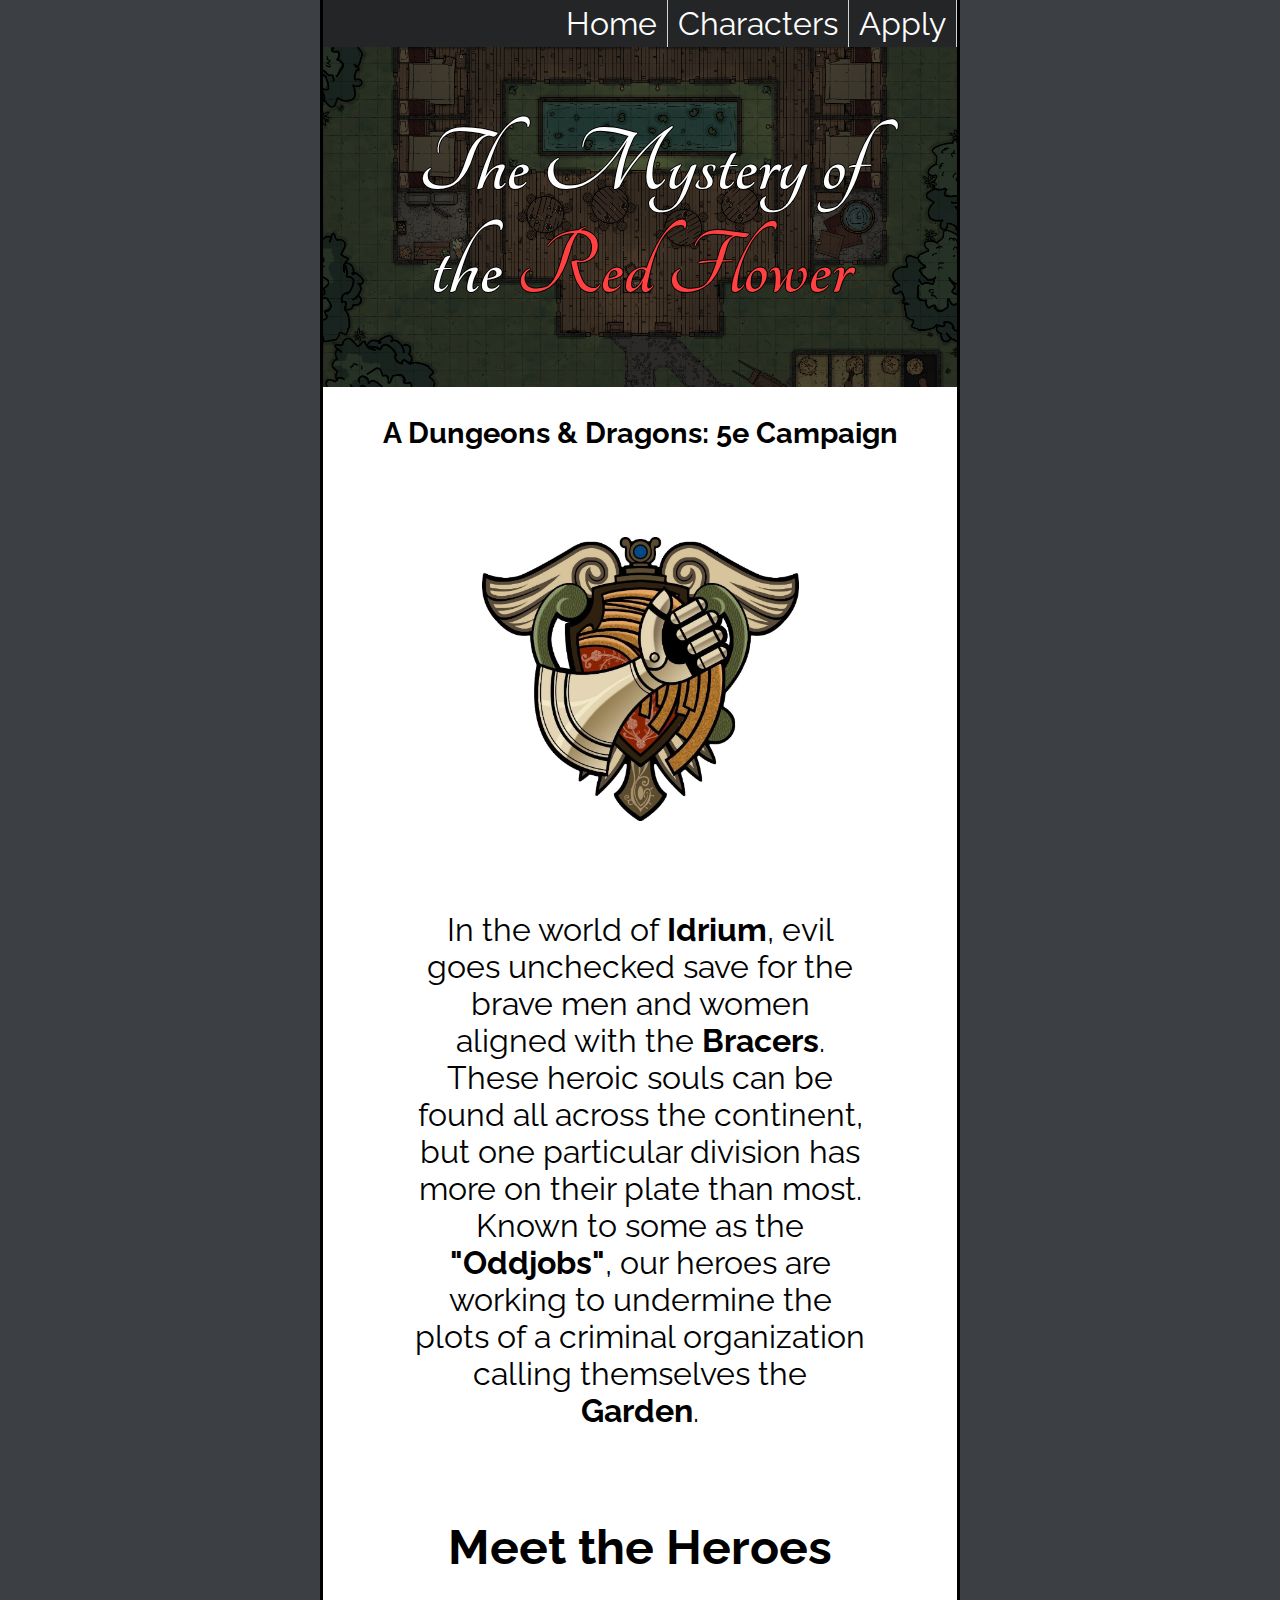
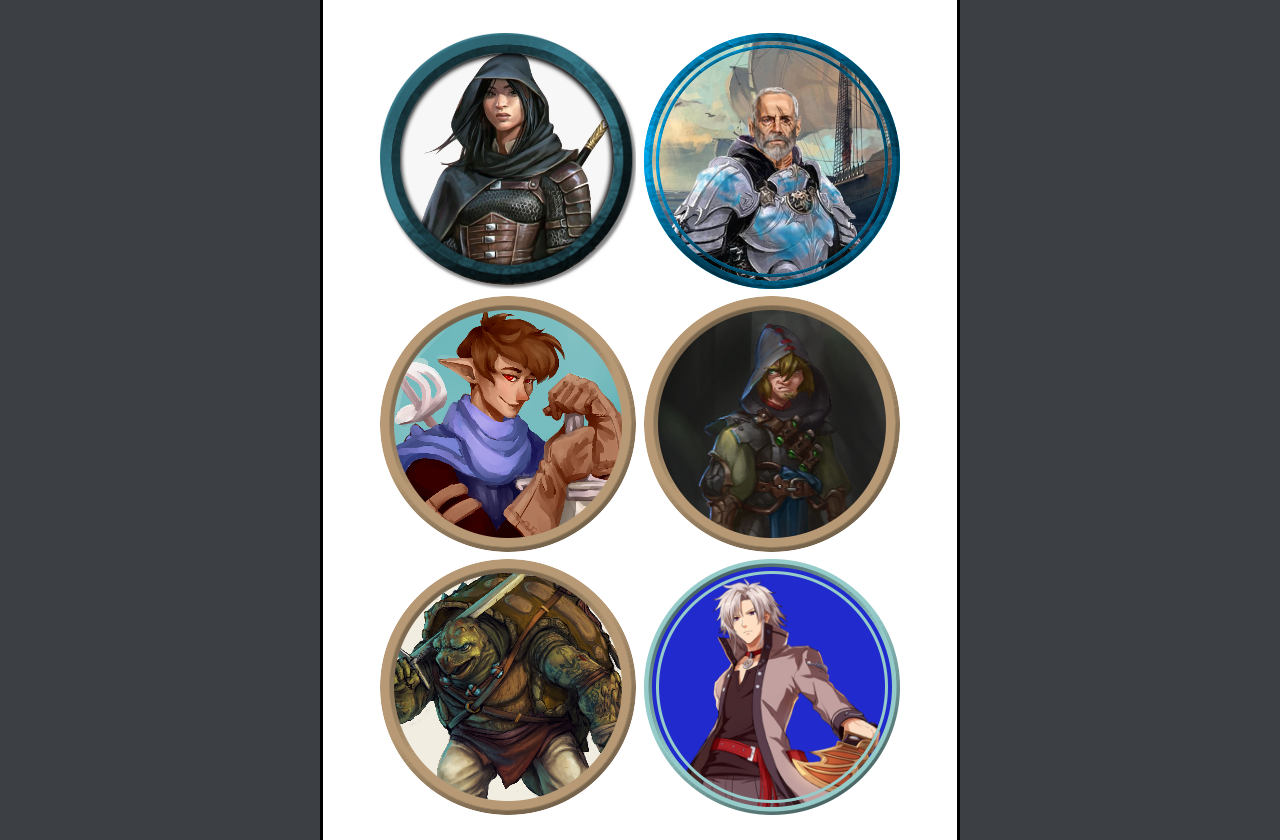
<file: index.html>
<!DOCTYPE html>
<html lang="en">
<head>
    <meta charset="UTF-8">
    <meta http-equiv="X-UA-Compatible" content="IE=edge">
    <meta name="viewport" content="width=device-width, initial-scale=1.0">
    <title>Project 1 Home</title>
    <link rel="stylesheet" href="css/main.css">
    <link rel="stylesheet" href="css/homepage.css">
    <link rel="shortcut icon" type="image/png" href="images/rose.png"/>
</head>
<body>
    <main>
    <nav>
        <ul class = "menus">
            <li class = "menu">
                <div class="menu-heading"><a href="http://project1.twenty7.me/index.html">Home</a></div>
            </li>
            <li class = "menu">
                <div class="menu-heading">Characters</div>
                <ul class="menu-items">
                    <li class="menu-item"><a href="http://project1.twenty7.me/miya.html">Miya&emsp;&emsp;&nbsp;&nbsp;</a></li>
                    <li class="menu-item"><a href="http://project1.twenty7.me/doc.html">Doc</a></li>
                    <li class="menu-item"><a href="http://project1.twenty7.me/jared.html">Jared</a></li>
                    <li class="menu-item"><a href="http://project1.twenty7.me/dudo.html">Dudo</a></li>
                    <li class="menu-item"><a href="http://project1.twenty7.me/olek.html">Olek</a></li>
                    <li class="menu-item"><a href="http://project1.twenty7.me/crow.html">Crow</a></li>
                  </ul>
            </li>
            <li class = "menu">
                <div class="menu-heading"><a href="http://project1.twenty7.me/survey.html">Apply</a></div>
            </li>
        </ul>
    </nav>

    <h1 class="header">The Mystery of the <span id="red">Red Flower</span></h1>
    <p id = "caption">A Dungeons & Dragons: 5e Campaign</p>
    <img class="bracer" src="/images/bracer.png" alt = "Bracer Emblem">
    <p>
        In the world of <span class="keyword">Idrium</span>, evil goes unchecked save for the brave men and women aligned with the <span class="keyword">Bracers</span>. These 
        heroic souls can be found all across the continent, but one particular division has more on their plate than most. 
        Known to some as the <span class="keyword">"Oddjobs"</span>, our heroes are working to undermine the plots of a criminal organization calling 
        themselves the <span class="keyword">Garden</span>. 
    </p>

    <h2>Meet the Heroes</h2>

    <div class="gallery">
        <a href="http://project1.twenty7.me/miya.html"><img src="/images/miya.png" alt = "Miya Areno"></a>
        <a href="http://project1.twenty7.me/doc.html"><img src="/images/doc_token.png" alt = "Doc Swatcher"></a>
        <a href="http://project1.twenty7.me/jared.html"><img src="/images/jared.png" alt = "Jared Lacey"></a>
        <a href="http://project1.twenty7.me/dudo.html"><img src="/images/dudo.png" alt = "Dudo Perudo"></a>
        <a href="http://project1.twenty7.me/olek.html"><img src="/images/olek.png" alt = "Olek"></a>
        <a href="http://project1.twenty7.me/crow.html"><img src="/images/crow.png" alt = "Crow Revache"></a>
    </div>

    </main>
</body>
</html>
</file>
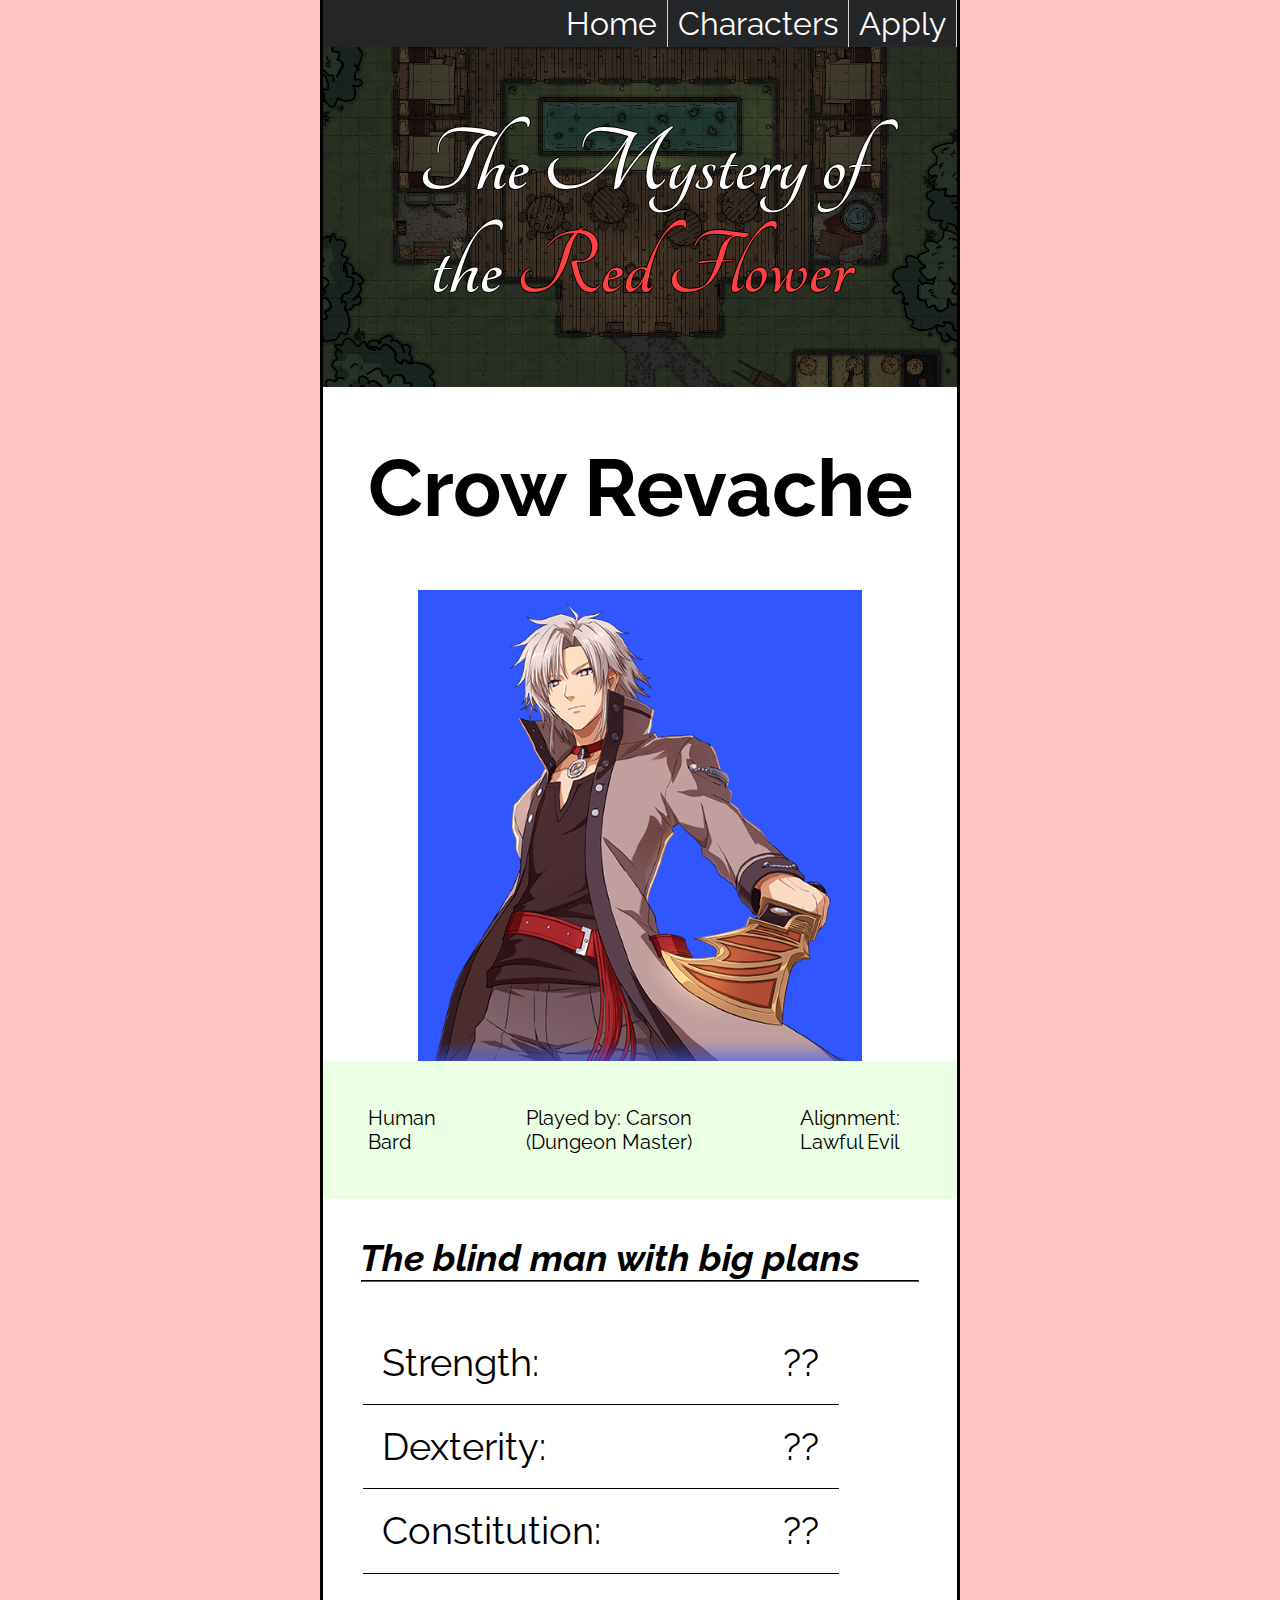
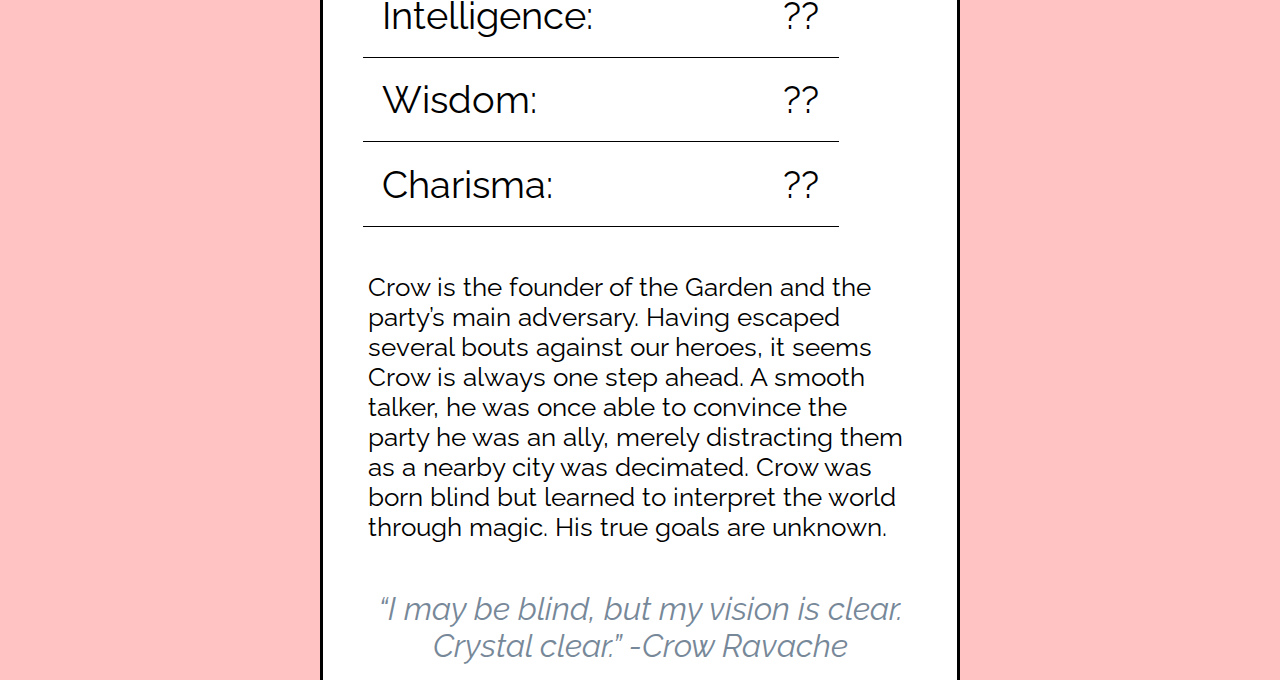
<file: crow.html>
<!DOCTYPE html>
<html lang="en">
<head>
  <meta charset="UTF-8">
  <meta http-equiv="X-UA-Compatible" content="IE=edge">
  <meta name="viewport" content="width=device-width, initial-scale=1.0">
  <title>Crow Revache</title>
  <link rel="stylesheet" href="css/main.css">
  <link rel="stylesheet" href="css/character-page.css">
  <link rel="stylesheet" href="css/crow.css">
  <link rel="shortcut icon" type="image/png" href="images/rose.png"/>
</head>
<body>
  <main>
    <nav>
      <ul class = "menus">
          <li class = "menu">
              <div class="menu-heading"><a href="http://project1.twenty7.me/index.html">Home</a></div>
          </li>
          <li class = "menu">
              <div class="menu-heading">Characters</div>
              <ul class="menu-items">
                  <li class="menu-item"><a href="http://project1.twenty7.me/miya.html">Miya&emsp;&emsp;&nbsp;&nbsp;</a></li>
                  <li class="menu-item"><a href="http://project1.twenty7.me/doc.html">Doc</a></li>
                  <li class="menu-item"><a href="http://project1.twenty7.me/jared.html">Jared</a></li>
                  <li class="menu-item"><a href="http://project1.twenty7.me/dudo.html">Dudo</a></li>
                  <li class="menu-item"><a href="http://project1.twenty7.me/olek.html">Olek</a></li>
                  <li class="menu-item"><a href="http://project1.twenty7.me/crow.html">Crow</a></li>
                </ul>
          </li>
          <li class = "menu">
            <div class="menu-heading"><a href="http://project1.twenty7.me/survey.html">Apply</a></div>
          </li>
      </ul>
  </nav>
  <h1 class="header">The Mystery of the <span id="red">Red Flower</span></h1>
  <h1>Crow Revache</h1>
  <img src="/images/crow_full.png" alt = "Crow Revache">
  <div class="info">
    <p>Human Bard</p>
    <p>Played by: Carson (Dungeon Master)</p>
    <p>Alignment: Lawful Evil</p>
  </div>
  <h3 class="tagline">The blind man with big plans</h3>
  <hr>
  <div class = "stats">
    <ul class = "statlist">
      <li class = "statlist-item">Strength: <span>??</span></li>
      <li class = "statlist-item">Dexterity: <span>??</span></li>
      <li class = "statlist-item">Constitution: <span>??</span></li>
      <li class = "statlist-item">Intelligence: <span>??</span></li>
      <li class = "statlist-item">Wisdom: <span>??</span></li>
      <li class = "statlist-item">Charisma: <span>??</span></li>
    </ul>
  </div>
  <p class = "bio">
    Crow is the founder of the Garden and the party’s main adversary. Having escaped several bouts against our heroes, 
    it seems Crow is always one step ahead. A smooth talker, he was once able to convince the party he was an ally, merely 
    distracting them as a nearby city was decimated. Crow was born blind but learned to interpret the world through magic.
    His true goals are unknown.
  </p>

  <p class = "quote">
    “I may be blind, but my vision is clear. Crystal clear.” -Crow Ravache
  </p>
</main>
</body>
</html>
</file>
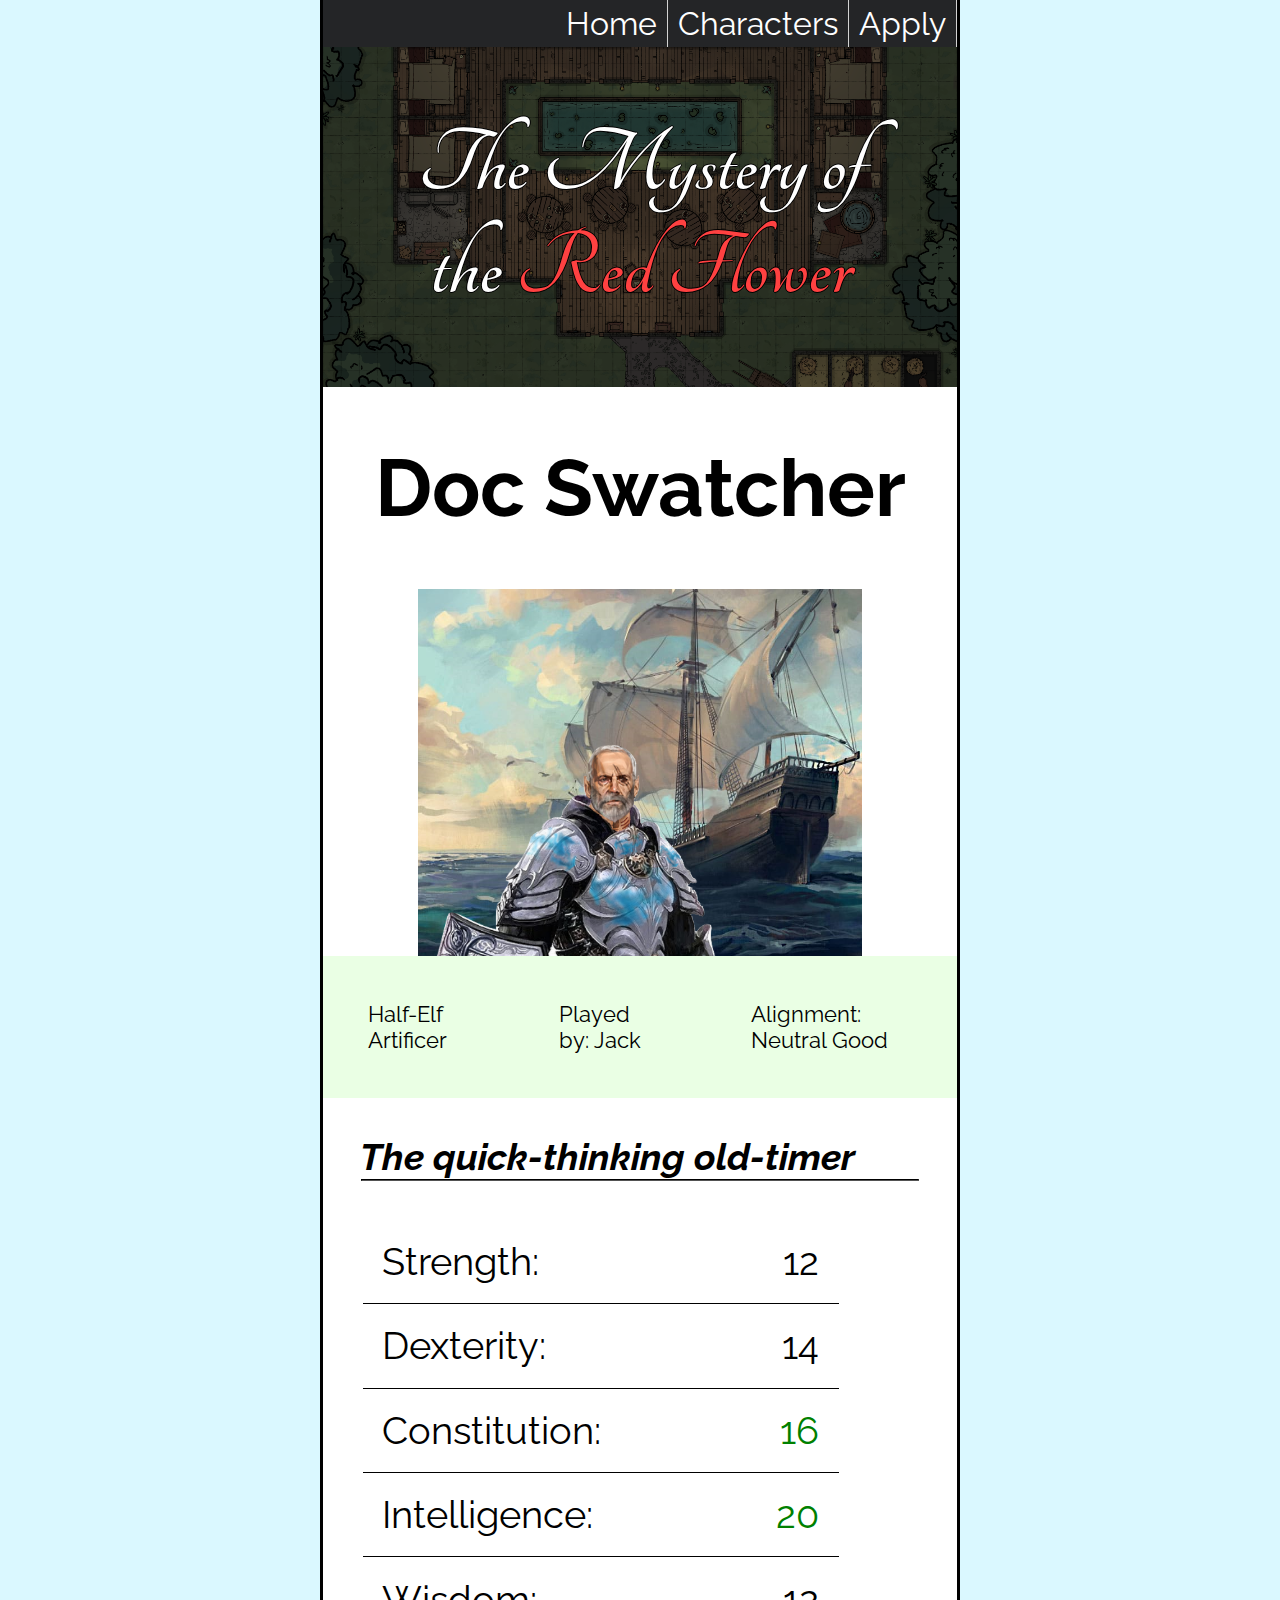
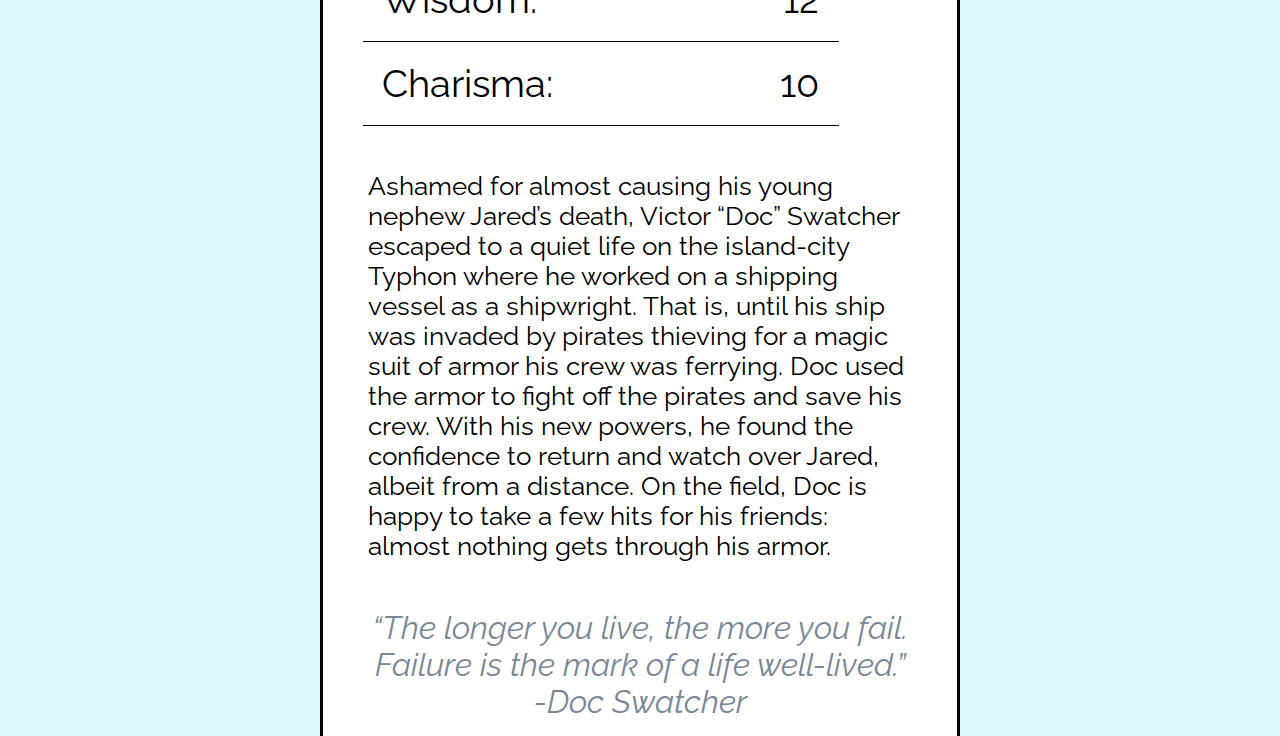
<file: doc.html>
<!DOCTYPE html>
<html lang="en">
<head>
  <meta charset="UTF-8">
  <meta http-equiv="X-UA-Compatible" content="IE=edge">
  <meta name="viewport" content="width=device-width, initial-scale=1.0">
  <title>Doc Swatcher</title>
  <link rel="stylesheet" href="css/main.css">
  <link rel="stylesheet" href="css/character-page.css">
  <link rel="stylesheet" href="css/doc.css">
  <link rel="shortcut icon" type="image/png" href="images/rose.png"/>
</head>
<body>
  <main>
    <nav>
      <ul class = "menus">
          <li class = "menu">
              <div class="menu-heading"><a href="http://project1.twenty7.me/index.html">Home</a></div>
          </li>
          <li class = "menu">
              <div class="menu-heading">Characters</div>
              <ul class="menu-items">
                  <li class="menu-item"><a href="http://project1.twenty7.me/miya.html">Miya&emsp;&emsp;&nbsp;&nbsp;</a></li>
                  <li class="menu-item"><a href="http://project1.twenty7.me/doc.html">Doc</a></li>
                  <li class="menu-item"><a href="http://project1.twenty7.me/jared.html">Jared</a></li>
                  <li class="menu-item"><a href="http://project1.twenty7.me/dudo.html">Dudo</a></li>
                  <li class="menu-item"><a href="http://project1.twenty7.me/olek.html">Olek</a></li>
                  <li class="menu-item"><a href="http://project1.twenty7.me/crow.html">Crow</a></li>
                </ul>
          </li>
          <li class = "menu">
            <div class="menu-heading"><a href="http://project1.twenty7.me/survey.html">Apply</a></div>
          </li>
      </ul>
  </nav>
  <h1 class="header">The Mystery of the <span id="red">Red Flower</span></h1>
  <h1>Doc Swatcher</h1>
  <img src="/images/doc_full.png" alt = "Doc Swatcher">
  <div class="info">
    <p>Half-Elf Artificer</p>
    <p>Played by: Jack</p>
    <p>Alignment: Neutral Good</p>
  </div>
  <h3 class="tagline">The quick-thinking old-timer</h3>
  <hr>
  <div class = "stats">
    <ul class = "statlist">
      <li class = "statlist-item">Strength: <span>12</span></li>
      <li class = "statlist-item">Dexterity: <span>14</span></li>
      <li class = "statlist-item">Constitution: <span class="statvalhigh">16</span></li>
      <li class = "statlist-item">Intelligence: <span class="statvalhigh">20</span></li>
      <li class = "statlist-item">Wisdom: <span>12</span></li>
      <li class = "statlist-item">Charisma: <span>10</span></li>
    </ul>
  </div>

  <p class = "bio">
    Ashamed for almost causing his young nephew Jared’s death, Victor “Doc” Swatcher escaped to a quiet life on the island-city Typhon 
    where he worked on a shipping vessel as a shipwright. That is, until his ship was invaded by pirates thieving for a magic suit of armor
    his crew was ferrying. Doc used the armor to fight off the pirates and save his crew. With his new powers, he found the confidence to return and watch over 
    Jared, albeit from a distance. On the field, Doc is happy to take a few hits for his friends: almost nothing gets through his armor. 
  </p>

  <p class = "quote">
    “The longer you live, the more you fail. Failure is the mark of a life well-lived.” -Doc Swatcher
  </p>
</main>
</body>
</html>
</file>
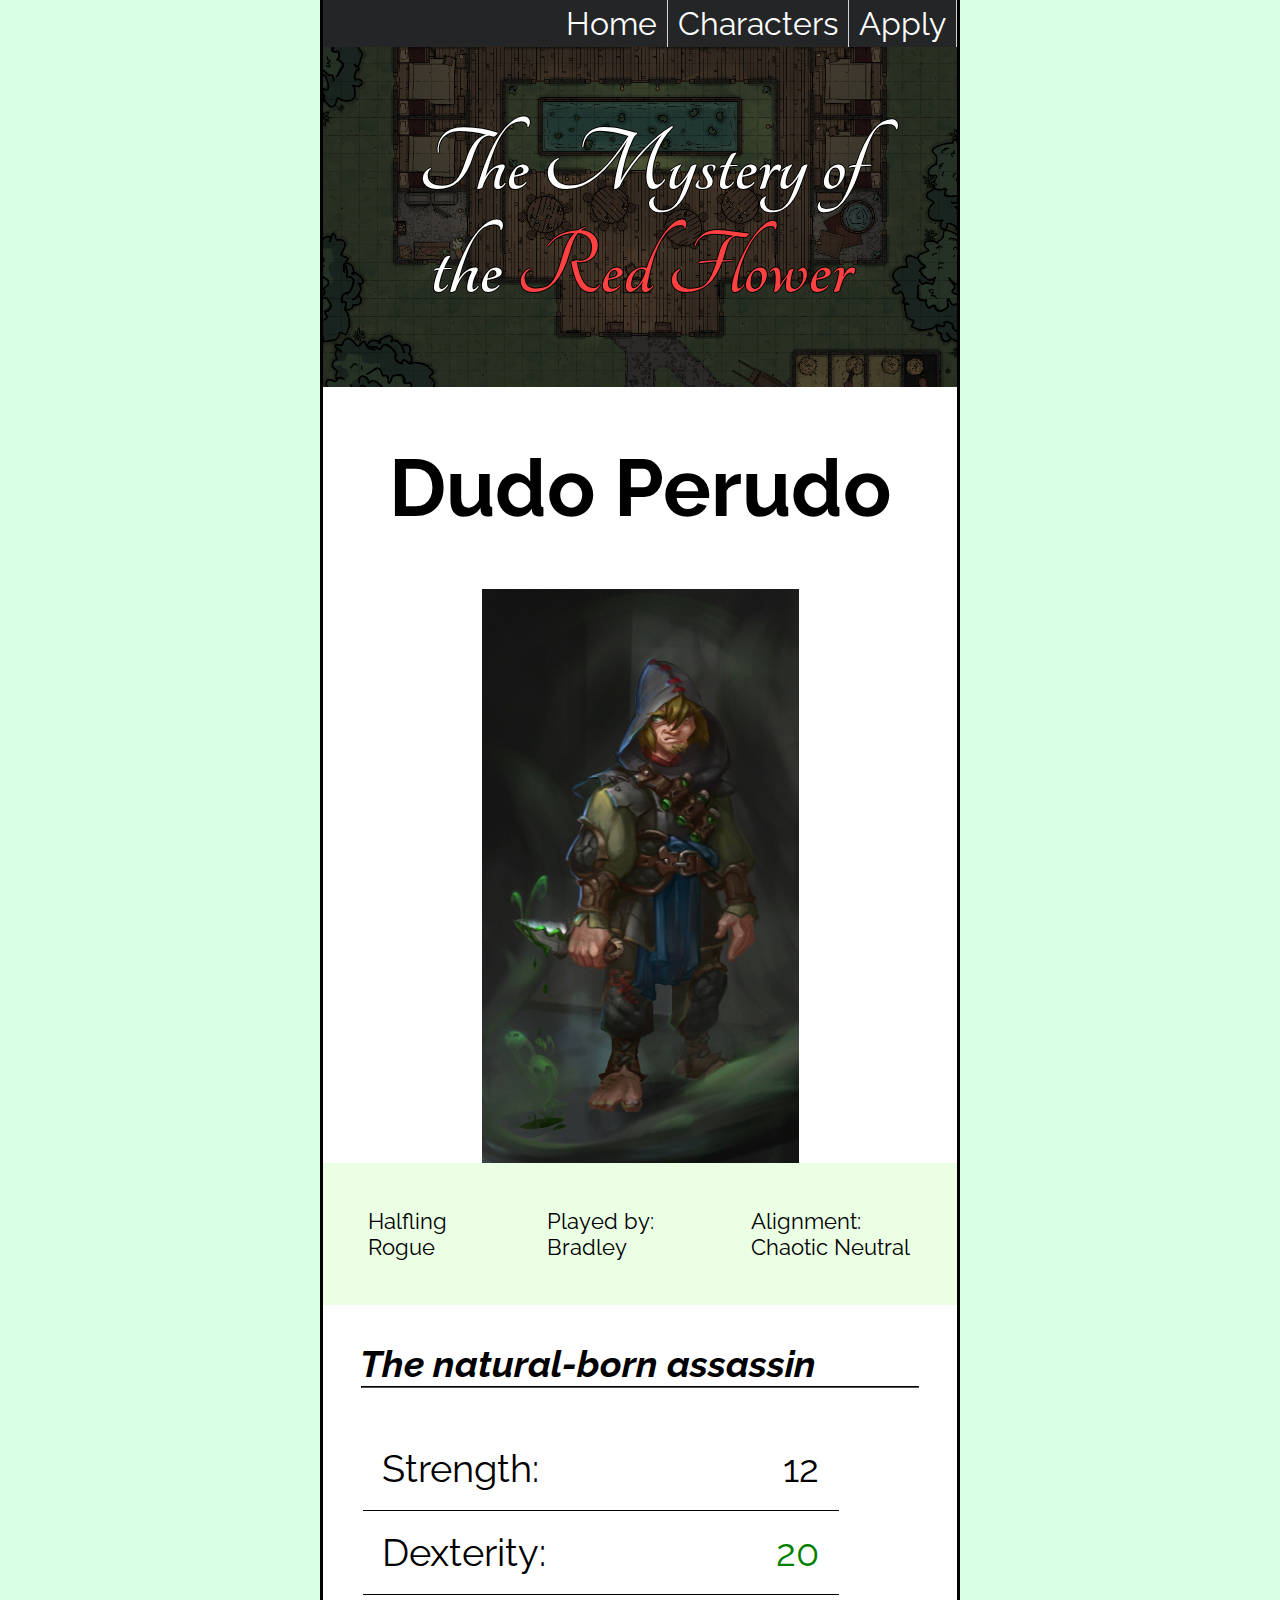
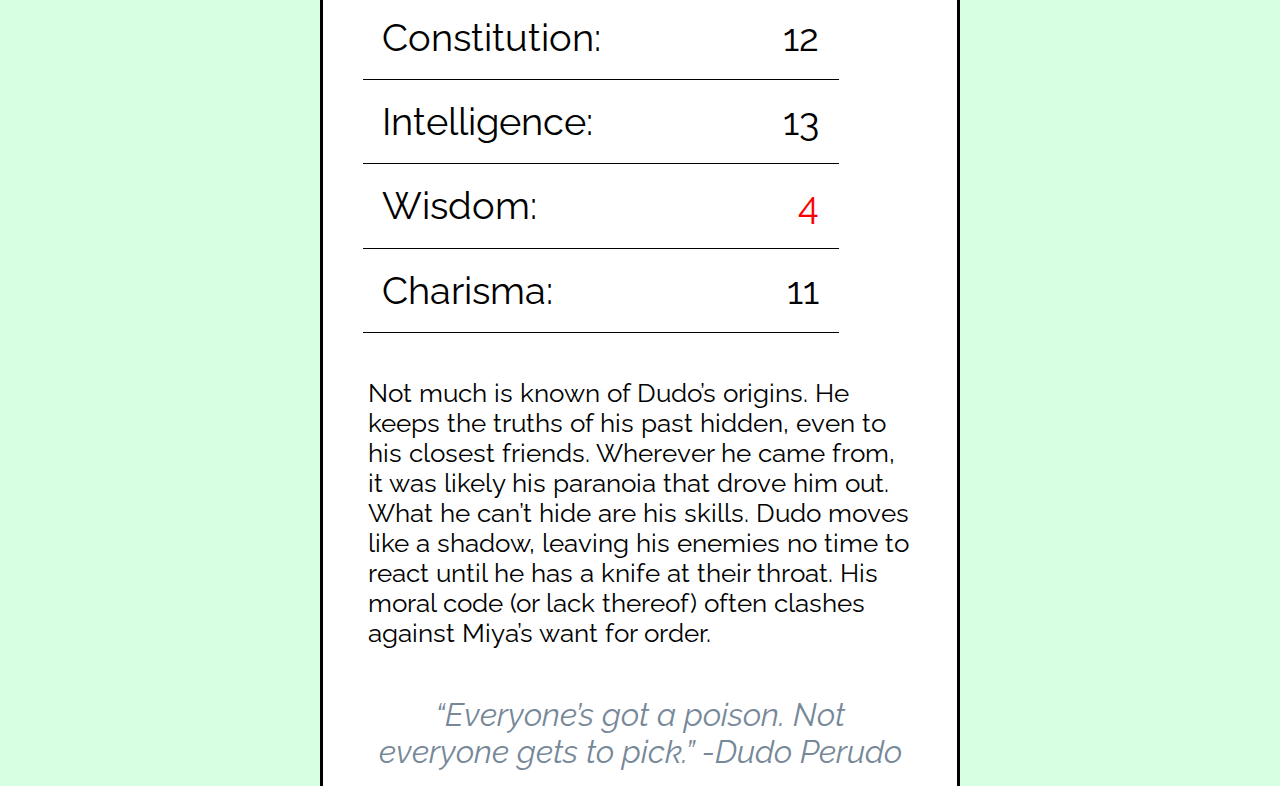
<file: dudo.html>
<!DOCTYPE html>
<html lang="en">
<head>
  <meta charset="UTF-8">
  <meta http-equiv="X-UA-Compatible" content="IE=edge">
  <meta name="viewport" content="width=device-width, initial-scale=1.0">
  <title>Dudo Perudo</title>
  <link rel="stylesheet" href="css/main.css">
  <link rel="stylesheet" href="css/character-page.css">
  <link rel="stylesheet" href="css/dudo.css">
  <link rel="shortcut icon" type="image/png" href="images/rose.png"/>
</head>
<body>
  <main>
    <nav>
      <ul class = "menus">
          <li class = "menu">
              <div class="menu-heading"><a href="http://project1.twenty7.me/index.html">Home</a></div>
          </li>
          <li class = "menu">
              <div class="menu-heading">Characters</div>
              <ul class="menu-items">
                  <li class="menu-item"><a href="http://project1.twenty7.me/miya.html">Miya&emsp;&emsp;&nbsp;&nbsp;</a></li>
                  <li class="menu-item"><a href="http://project1.twenty7.me/doc.html">Doc</a></li>
                  <li class="menu-item"><a href="http://project1.twenty7.me/jared.html">Jared</a></li>
                  <li class="menu-item"><a href="http://project1.twenty7.me/dudo.html">Dudo</a></li>
                  <li class="menu-item"><a href="http://project1.twenty7.me/olek.html">Olek</a></li>
                  <li class="menu-item"><a href="http://project1.twenty7.me/crow.html">Crow</a></li>
                </ul>
          </li>
          <li class = "menu">
            <div class="menu-heading"><a href="http://project1.twenty7.me/survey.html">Apply</a></div>
          </li>
      </ul>
  </nav>
  <h1 class="header">The Mystery of the <span id="red">Red Flower</span></h1>
  <h1>Dudo Perudo</h1>
  <img src="/images/dudo_full.jpg" alt = "Dudo Perudo">
  <div class="info">
    <p>Halfling Rogue</p>
    <p>Played by: Bradley</p>
    <p>Alignment: Chaotic Neutral</p>
  </div>
  <h3 class="tagline">The natural-born assassin</h3>
  <hr>
  <div class = "stats">
    <ul class = "statlist">
      <li class = "statlist-item">Strength: <span>12</span></li>
      <li class = "statlist-item">Dexterity: <span class="statvalhigh">20</span></li>
      <li class = "statlist-item">Constitution: <span>12</span></li>
      <li class = "statlist-item">Intelligence: <span>13</span></li>
      <li class = "statlist-item">Wisdom: <span class="statvallow">4</span></li>
      <li class = "statlist-item">Charisma: <span>11</span></li>
    </ul>
  </div>
  <p class = "bio">
    Not much is known of Dudo’s origins. He keeps the truths of his past hidden, even to his closest friends. Wherever he came from, 
    it was likely his paranoia that drove him out. What he can’t hide are his skills. Dudo moves like a shadow, leaving his enemies 
    no time to react until he has a knife at their throat. His moral code (or lack thereof) often clashes against Miya’s want for order.
  </p>

  <p class = "quote">
    “Everyone’s got a poison. Not everyone gets to pick.” -Dudo Perudo
  </p>
</main>
</body>
</html>
</file>
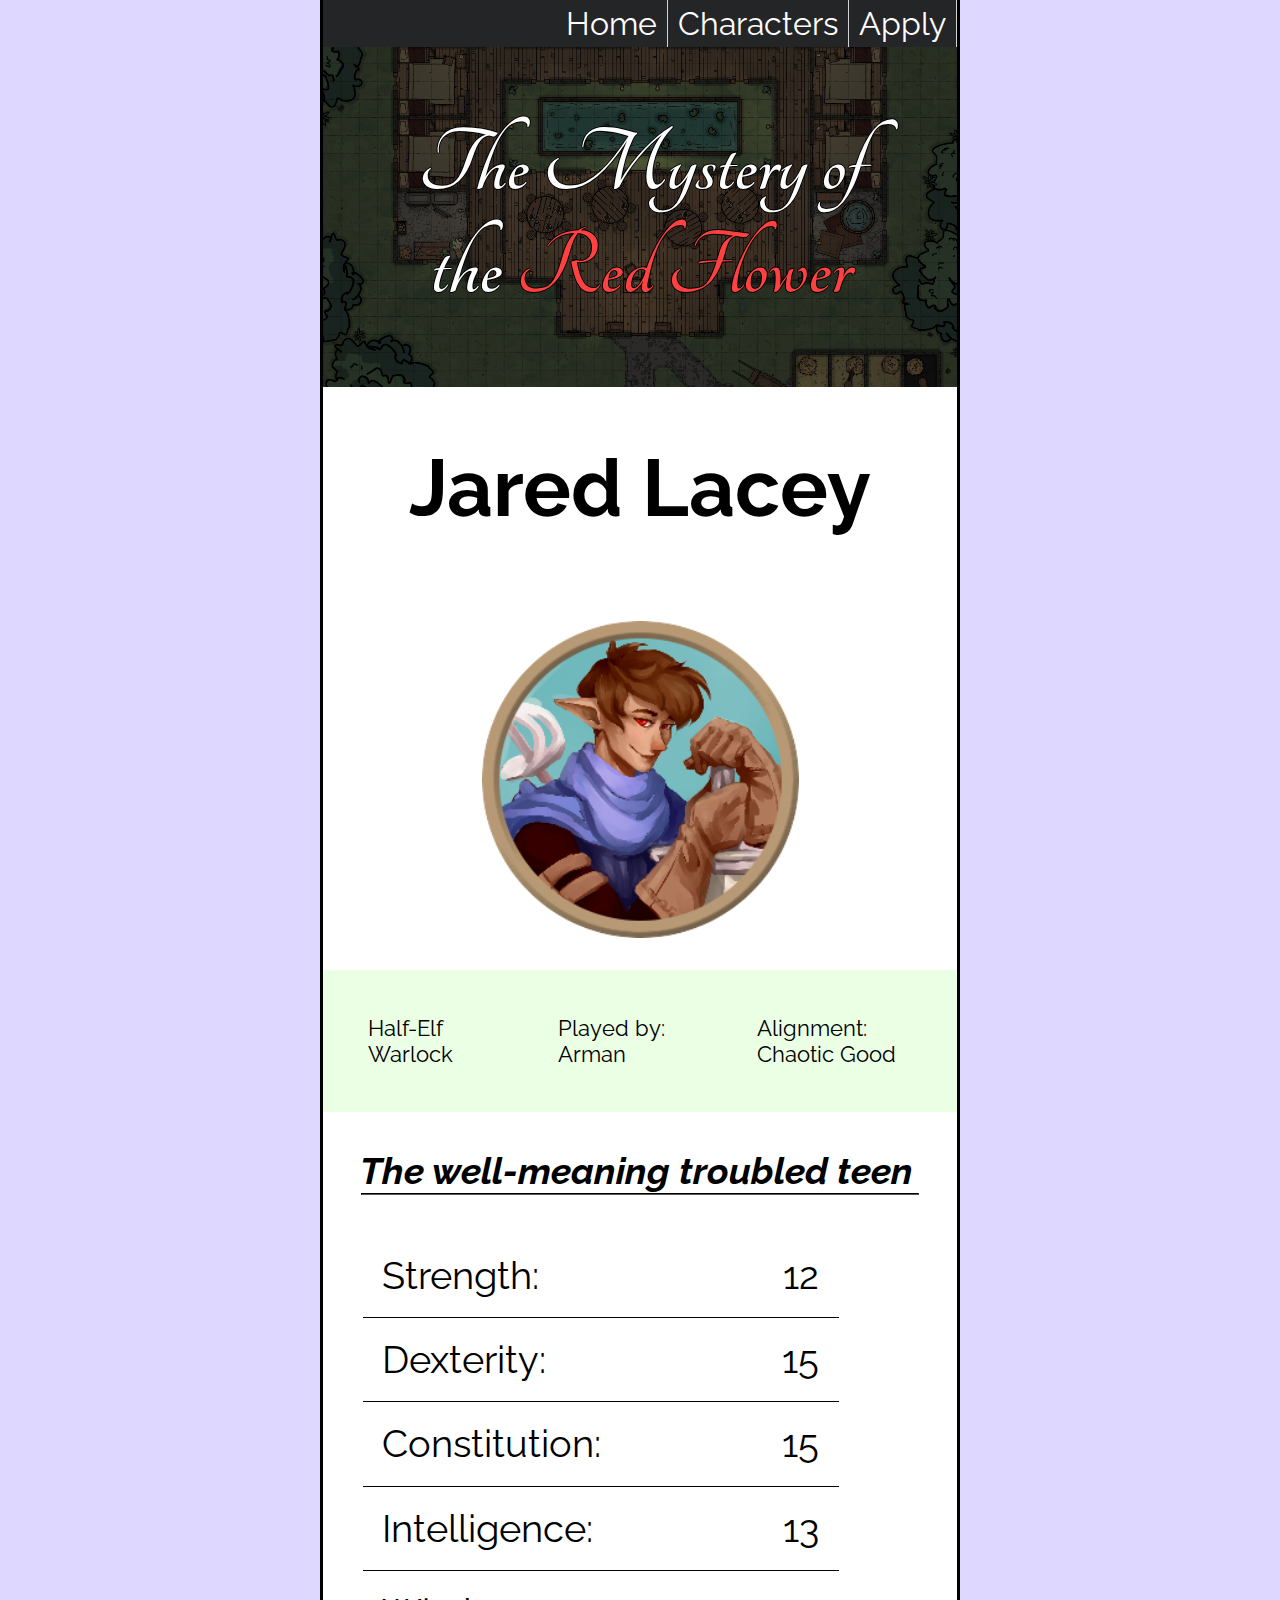
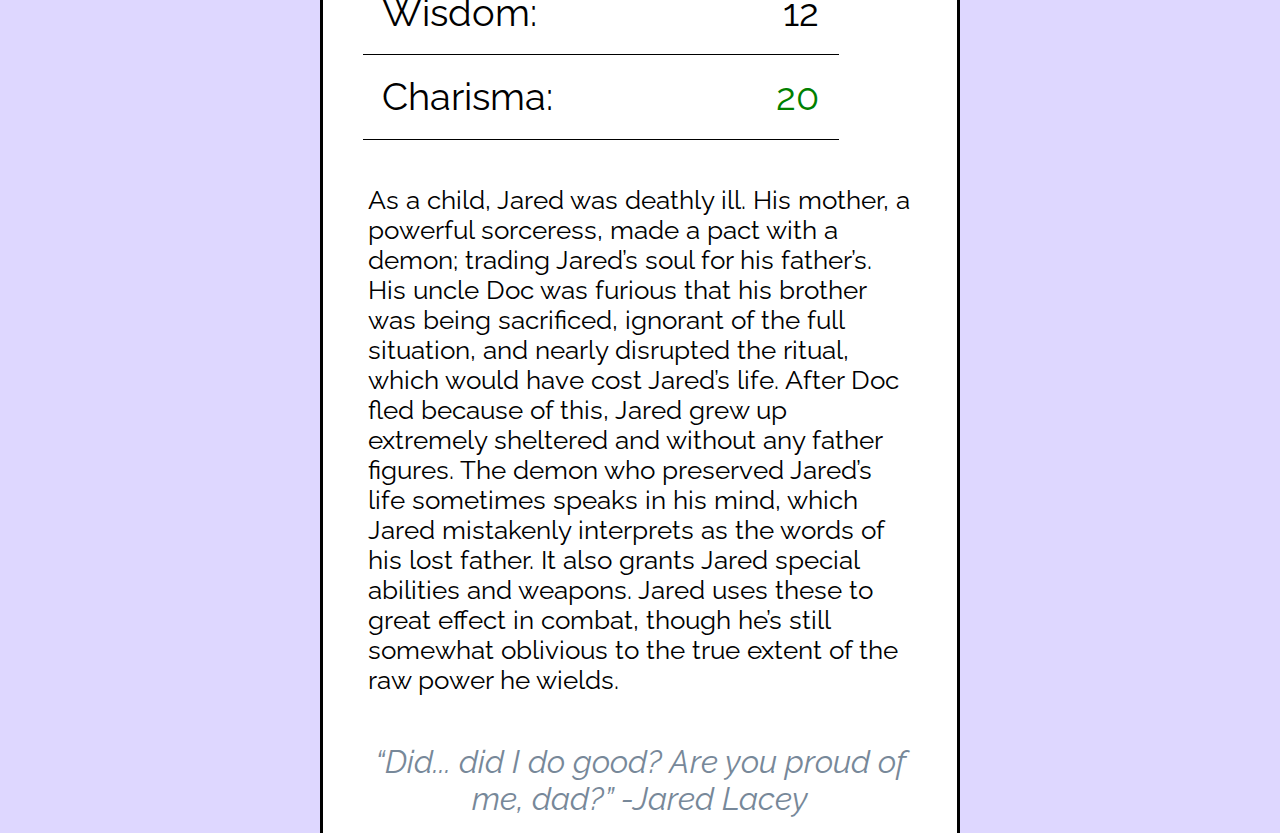
<file: jared.html>
<!DOCTYPE html>
<html lang="en">
<head>
  <meta charset="UTF-8">
  <meta http-equiv="X-UA-Compatible" content="IE=edge">
  <meta name="viewport" content="width=device-width, initial-scale=1.0">
  <title>Jared Lacey</title>
  <link rel="stylesheet" href="css/main.css">
  <link rel="stylesheet" href="css/character-page.css">
  <link rel="stylesheet" href="css/jared.css">
  <link rel="shortcut icon" type="image/png" href="images/rose.png"/>
</head>
<body>
  <main>
    <nav>
      <ul class = "menus">
          <li class = "menu">
              <div class="menu-heading"><a href="http://project1.twenty7.me/index.html">Home</a></div>
          </li>
          <li class = "menu">
              <div class="menu-heading">Characters</div>
              <ul class="menu-items">
                  <li class="menu-item"><a href="http://project1.twenty7.me/miya.html">Miya&emsp;&emsp;&nbsp;&nbsp;</a></li>
                  <li class="menu-item"><a href="http://project1.twenty7.me/doc.html">Doc</a></li>
                  <li class="menu-item"><a href="http://project1.twenty7.me/jared.html">Jared</a></li>
                  <li class="menu-item"><a href="http://project1.twenty7.me/dudo.html">Dudo</a></li>
                  <li class="menu-item"><a href="http://project1.twenty7.me/olek.html">Olek</a></li>
                  <li class="menu-item"><a href="http://project1.twenty7.me/crow.html">Crow</a></li>
                </ul>
          </li>
          <li class = "menu">
            <div class="menu-heading"><a href="http://project1.twenty7.me/survey.html">Apply</a></div>
          </li>
      </ul>
  </nav>
  <h1 class="header">The Mystery of the <span id="red">Red Flower</span></h1>
  <h1>Jared Lacey</h1>
  <img src="/images/jared.png" alt = "Jared Lacey">
  <div class="info">
    <p>Half-Elf Warlock</p>
    <p>Played by: Arman</p>
    <p>Alignment: Chaotic Good</p>
  </div>
  <h3 class="tagline">The well-meaning troubled teen</h3>
  <hr>
  <div class = "stats">
    <ul class = "statlist">
      <li class = "statlist-item">Strength: <span>12</span></li>
      <li class = "statlist-item">Dexterity: <span>15</span></li>
      <li class = "statlist-item">Constitution: <span>15</span></li>
      <li class = "statlist-item">Intelligence: <span>13</span></li>
      <li class = "statlist-item">Wisdom: <span>12</span></li>
      <li class = "statlist-item">Charisma: <span class="statvalhigh">20</span></li>
    </ul>
  </div>
  <p class = "bio">
    As a child, Jared was deathly ill. His mother, a powerful sorceress, made a pact with a demon; trading Jared’s soul for his father’s. 
    His uncle Doc was furious that his brother was being sacrificed, ignorant of the full situation, and nearly disrupted the ritual, which 
    would have cost Jared’s life. After Doc fled because of this, Jared grew up extremely sheltered and without any father figures. The demon who 
    preserved Jared’s life sometimes speaks in his mind, which Jared mistakenly interprets as the words of his lost father. It also grants 
    Jared special abilities and weapons. Jared uses these to great effect in combat, though he’s still somewhat oblivious to the true extent 
    of the raw power he wields.
  </p>

  <p class = "quote">
    “Did... did I do good? Are you proud of me, dad?” -Jared Lacey
  </p>
</main>
</body>
</html>
</file>
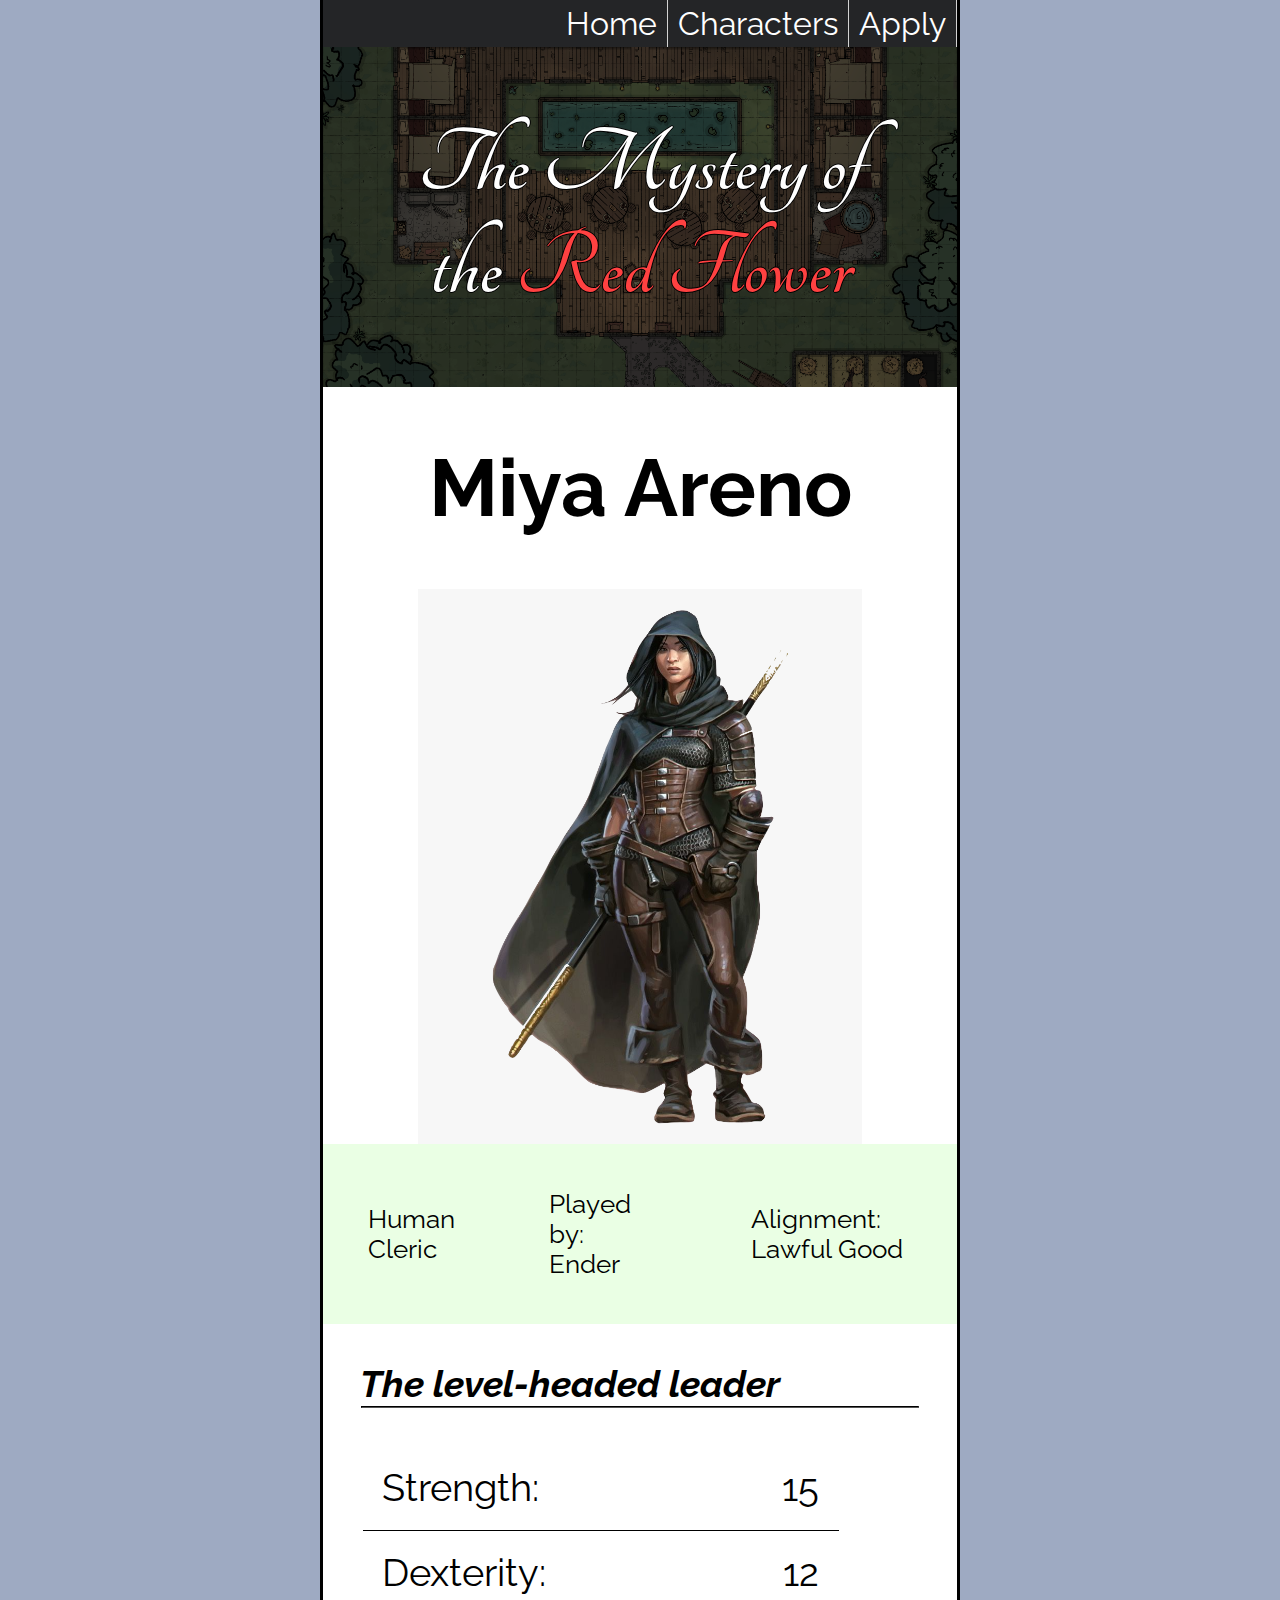
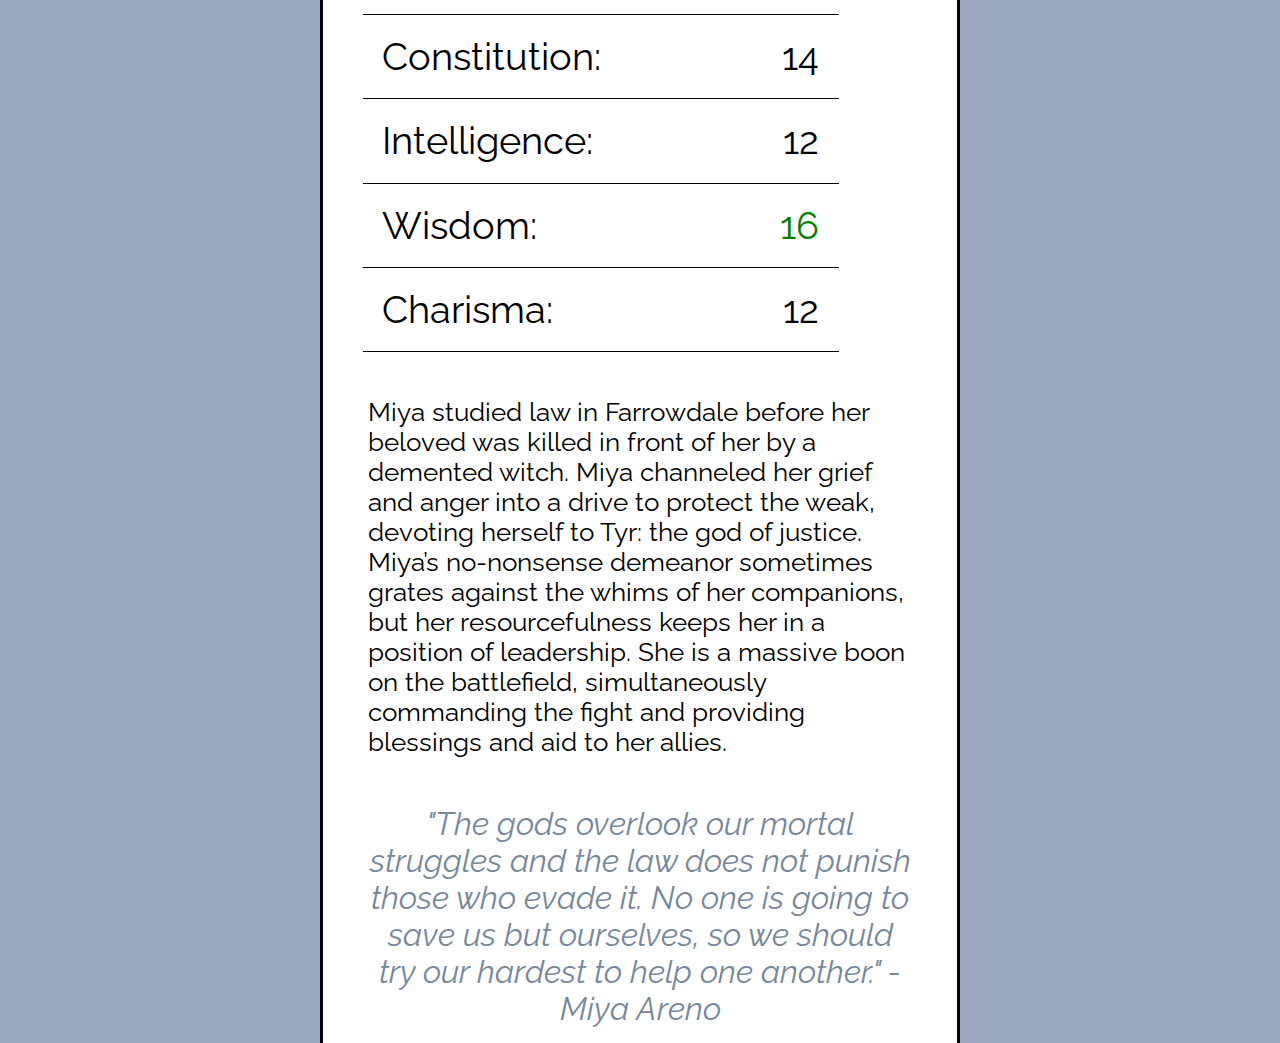
<file: miya.html>
<!DOCTYPE html>
<html lang="en">
<head>
  <meta charset="UTF-8">
  <meta http-equiv="X-UA-Compatible" content="IE=edge">
  <meta name="viewport" content="width=device-width, initial-scale=1.0">
  <title>Miya Areno</title>
  <link rel="stylesheet" href="css/main.css">
  <link rel="stylesheet" href="css/character-page.css">
  <link rel="stylesheet" href="css/miya.css">
  <link rel="shortcut icon" type="image/png" href="images/rose.png"/>
</head>
<body>
  <main>
    <nav>
      <ul class = "menus">
          <li class = "menu">
              <div class="menu-heading"><a href="http://project1.twenty7.me/index.html">Home</a></div>
          </li>
          <li class = "menu">
              <div class="menu-heading">Characters</div>
              <ul class="menu-items">
                  <li class="menu-item"><a href="http://project1.twenty7.me/miya.html">Miya&emsp;&emsp;&nbsp;&nbsp;</a></li>
                  <li class="menu-item"><a href="http://project1.twenty7.me/doc.html">Doc</a></li>
                  <li class="menu-item"><a href="http://project1.twenty7.me/jared.html">Jared</a></li>
                  <li class="menu-item"><a href="http://project1.twenty7.me/dudo.html">Dudo</a></li>
                  <li class="menu-item"><a href="http://project1.twenty7.me/olek.html">Olek</a></li>
                  <li class="menu-item"><a href="http://project1.twenty7.me/crow.html">Crow</a></li>
                </ul>
          </li>
          <li class = "menu">
            <div class="menu-heading"><a href="http://project1.twenty7.me/survey.html">Apply</a></div>
          </li>
      </ul>
  </nav>
  <h1 class="header">The Mystery of the <span id="red">Red Flower</span></h1>
  <h1>Miya Areno</h1>
  <img src="/images/miya_full.png" alt = "Miya Areno">
  <div class="info">
    <p>Human Cleric</p>
    <p>Played by: Ender</p>
    <p>Alignment: Lawful Good</p>
  </div>
  <h3 class="tagline">The level-headed leader</h3>
  <hr>
  <ul class = "statlist">
    <li class = "statlist-item">Strength: <span>15</span></li>
    <li class = "statlist-item">Dexterity: <span>12</span></li>
    <li class = "statlist-item">Constitution: <span>14</span></li>
    <li class = "statlist-item">Intelligence: <span>12</span></li>
    <li class = "statlist-item">Wisdom: <span class="statvalhigh">16</span></li>
    <li class = "statlist-item">Charisma: <span>12</span></li>
  </ul>

  <p class = "bio">
    Miya studied law in Farrowdale before her beloved was killed in front of her by a demented witch. Miya channeled 
    her grief and anger into a drive to protect the weak, devoting herself to Tyr: the god of justice. Miya’s no-nonsense 
    demeanor sometimes grates against the whims of her companions, but her resourcefulness keeps her in a position of leadership. 
    She is a massive boon on the battlefield, simultaneously commanding the fight and providing blessings and aid to her allies.
  </p>

  <p class = "quote">
    "The gods overlook our mortal struggles and the law does not punish those who evade it. No one is going to save us but ourselves, 
    so we should try our hardest to help one another." -Miya Areno
  </p>
</main>
</body>
</html>
</file>
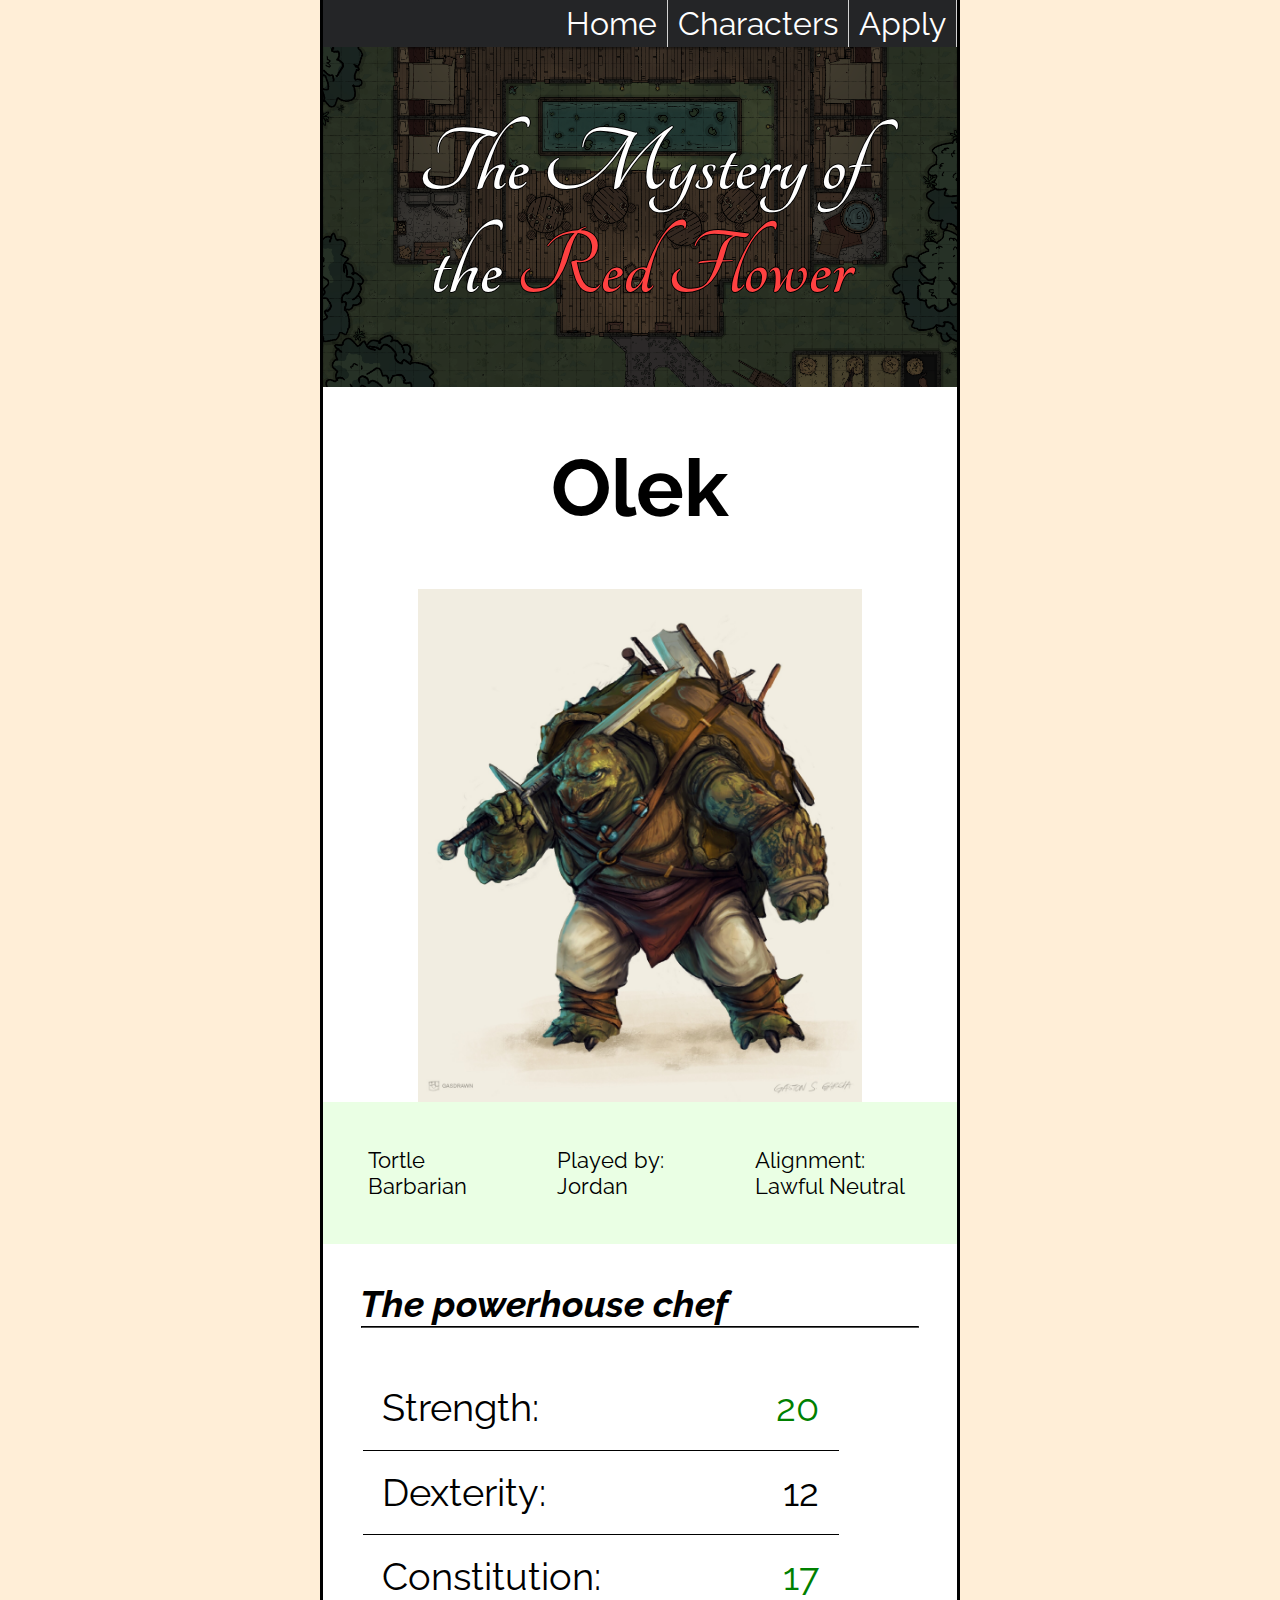
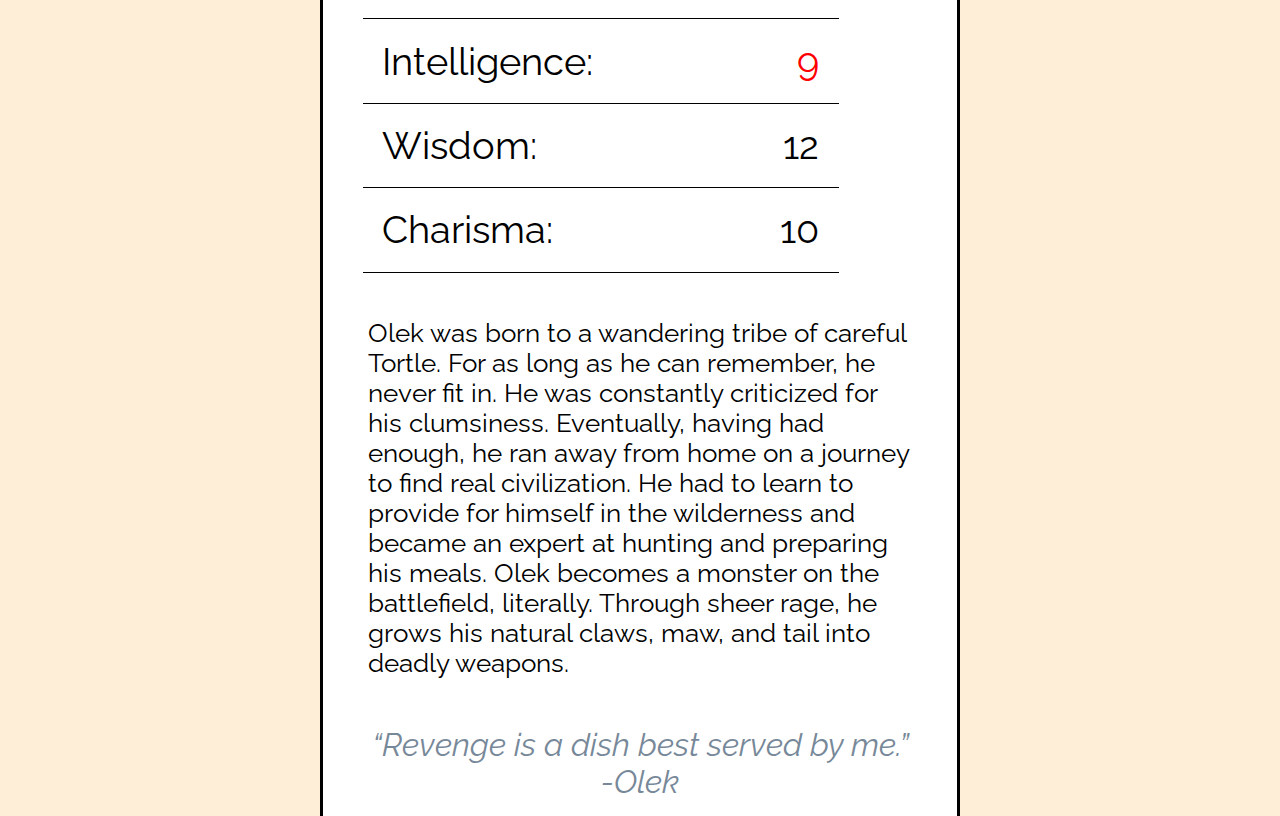
<file: olek.html>
<!DOCTYPE html>
<html lang="en">
<head>
  <meta charset="UTF-8">
  <meta http-equiv="X-UA-Compatible" content="IE=edge">
  <meta name="viewport" content="width=device-width, initial-scale=1.0">
  <title>Olek</title>
  <link rel="stylesheet" href="css/main.css">
  <link rel="stylesheet" href="css/character-page.css">
  <link rel="stylesheet" href="css/olek.css">
  <link rel="shortcut icon" type="image/png" href="images/rose.png"/>
</head>
<body>
  <main>
    <nav>
      <ul class = "menus">
          <li class = "menu">
              <div class="menu-heading"><a href="http://project1.twenty7.me/index.html">Home</a></div>
          </li>
          <li class = "menu">
              <div class="menu-heading">Characters</div>
              <ul class="menu-items">
                  <li class="menu-item"><a href="http://project1.twenty7.me/miya.html">Miya&emsp;&emsp;&nbsp;&nbsp;</a></li>
                  <li class="menu-item"><a href="http://project1.twenty7.me/doc.html">Doc</a></li>
                  <li class="menu-item"><a href="http://project1.twenty7.me/jared.html">Jared</a></li>
                  <li class="menu-item"><a href="http://project1.twenty7.me/dudo.html">Dudo</a></li>
                  <li class="menu-item"><a href="http://project1.twenty7.me/olek.html">Olek</a></li>
                  <li class="menu-item"><a href="http://project1.twenty7.me/crow.html">Crow</a></li>
                </ul>
          </li>
          <li class = "menu">
            <div class="menu-heading"><a href="http://project1.twenty7.me/survey.html">Apply</a></div>
          </li>
      </ul>
  </nav>
  <h1 class="header">The Mystery of the <span id="red">Red Flower</span></h1>
  <h1>Olek</h1>
  <img src="/images/olek_full.png" alt = "Olek">
  <div class="info">
    <p>Tortle Barbarian</p>
    <p>Played by: Jordan</p>
    <p>Alignment: Lawful Neutral</p>
  </div>
  <h3 class="tagline">The powerhouse chef</h3>
  <hr>
  <div class = "stats">
    <ul class = "statlist">
      <li class = "statlist-item">Strength: <span class="statvalhigh">20</span></li>
      <li class = "statlist-item">Dexterity: <span>12</span></li>
      <li class = "statlist-item">Constitution: <span class="statvalhigh">17</span></li>
      <li class = "statlist-item">Intelligence: <span class="statvallow">9</span></li>
      <li class = "statlist-item">Wisdom: <span>12</span></li>
      <li class = "statlist-item">Charisma: <span>10</span></li>
    </ul>
  </div>
  <p class = "bio">
    Olek was born to a wandering tribe of careful Tortle. For as long as he can remember, he never fit in. He was constantly criticized for 
    his clumsiness. Eventually, having had enough, he ran away from home on a journey to find real civilization. He had to learn to provide 
    for himself in the wilderness and became an expert at hunting and preparing his meals. Olek becomes a monster on the battlefield, literally. 
    Through sheer rage, he grows his natural claws, maw, and tail into deadly weapons.
  </p>

  <p class = "quote">
    “Revenge is a dish best served by me.” -Olek
  </p>
</main>
</body>
</html>
</file>
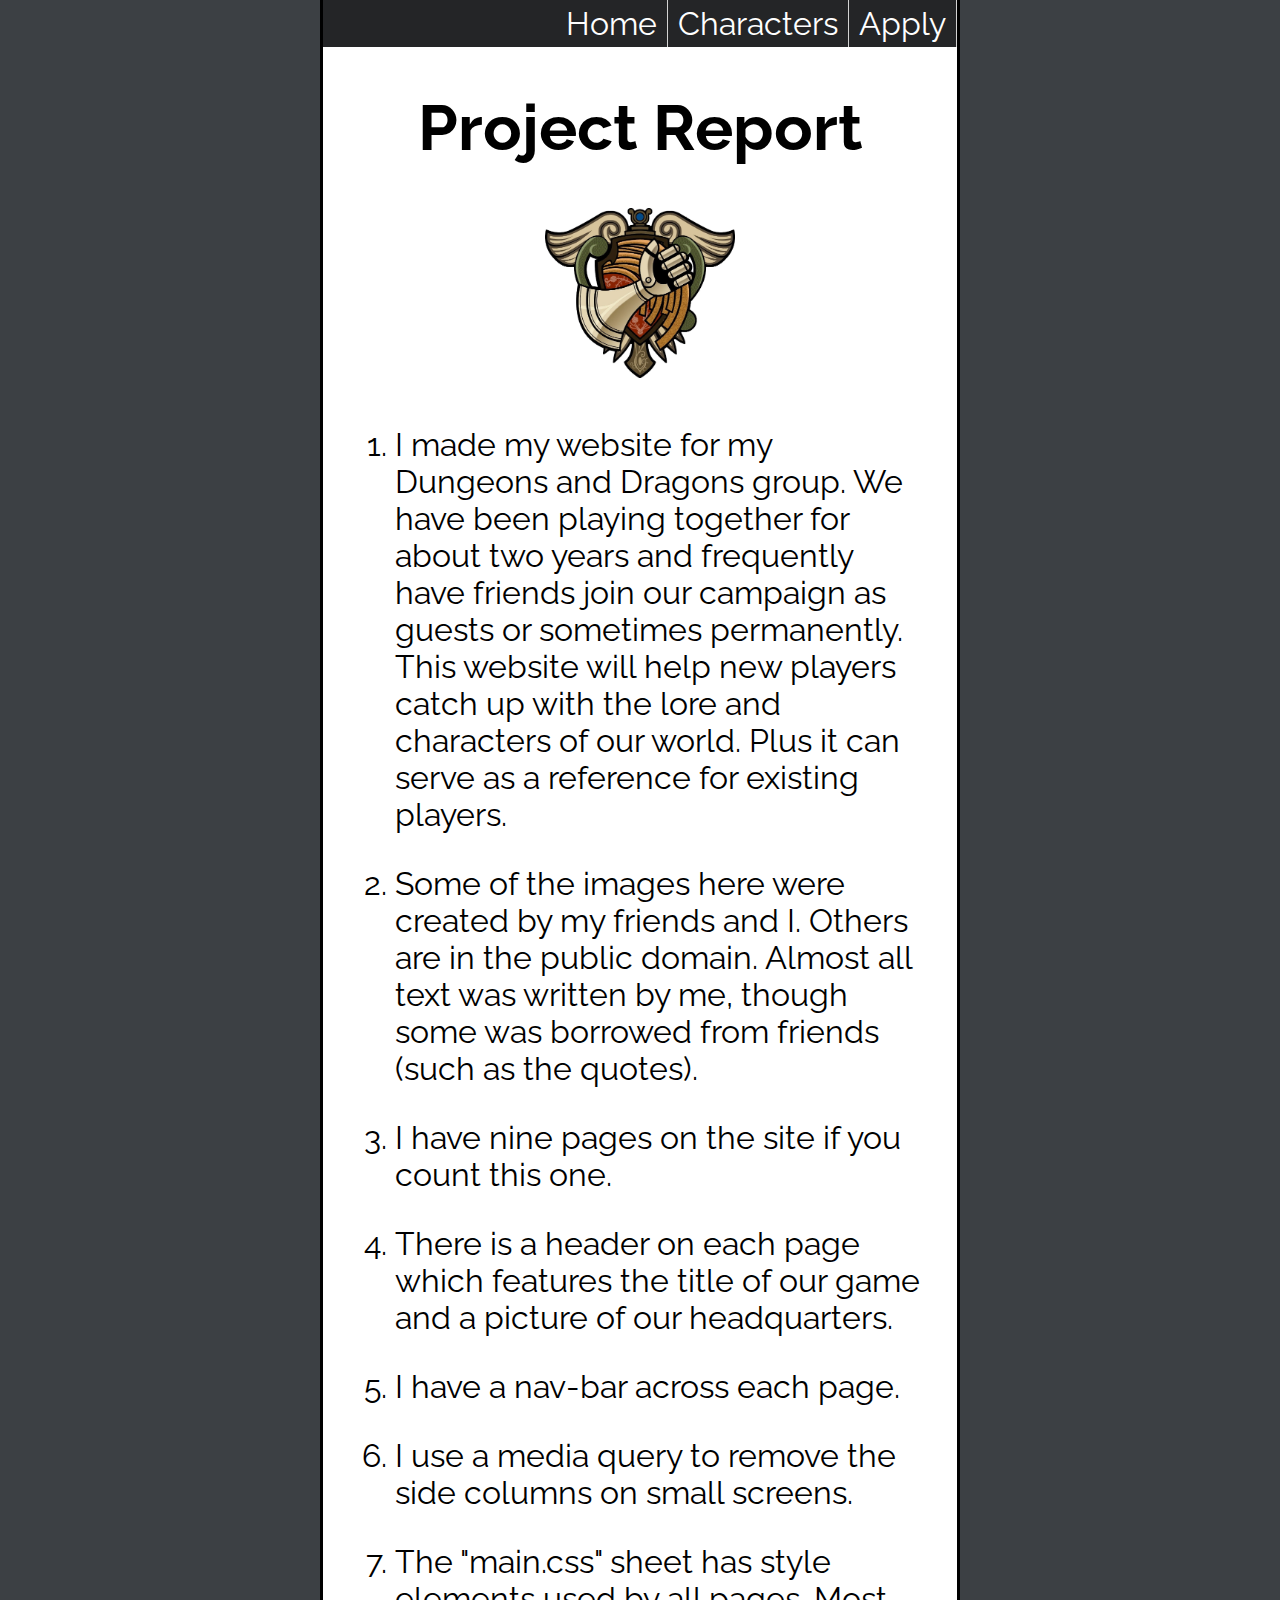
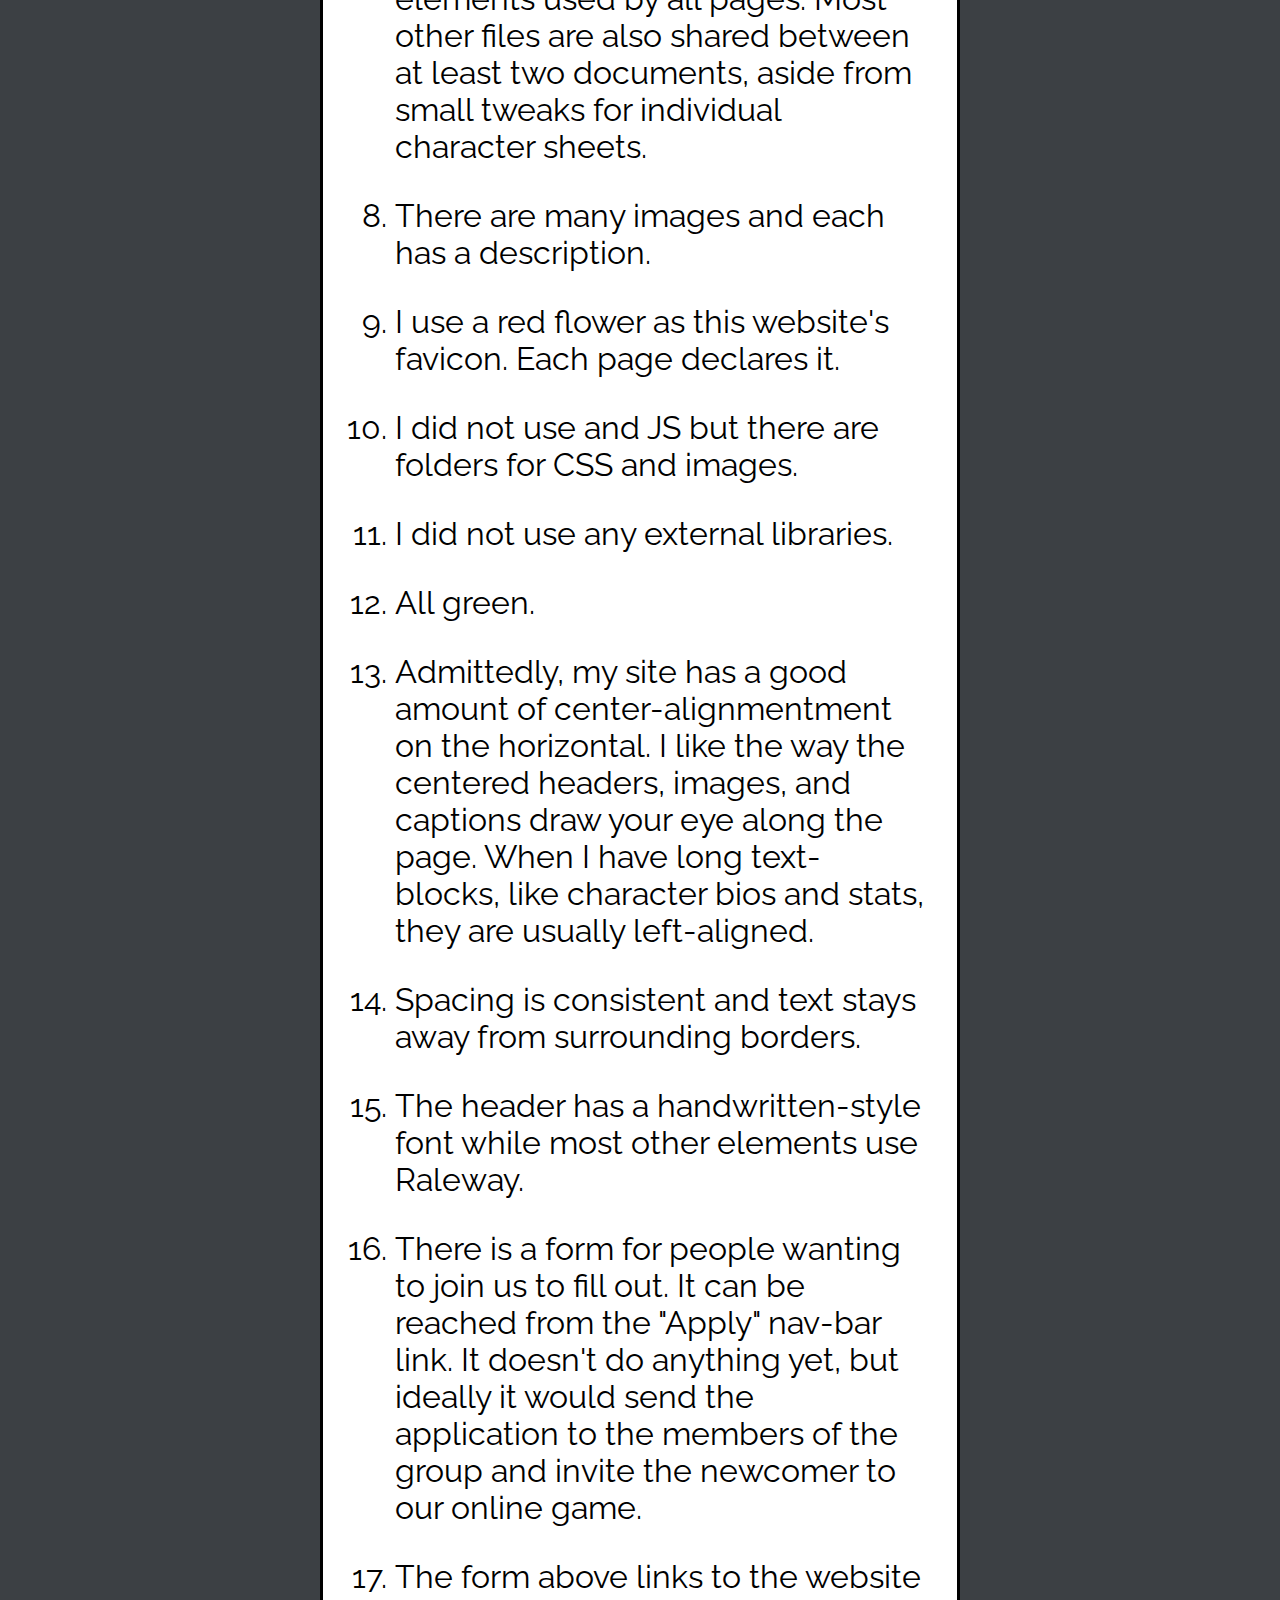
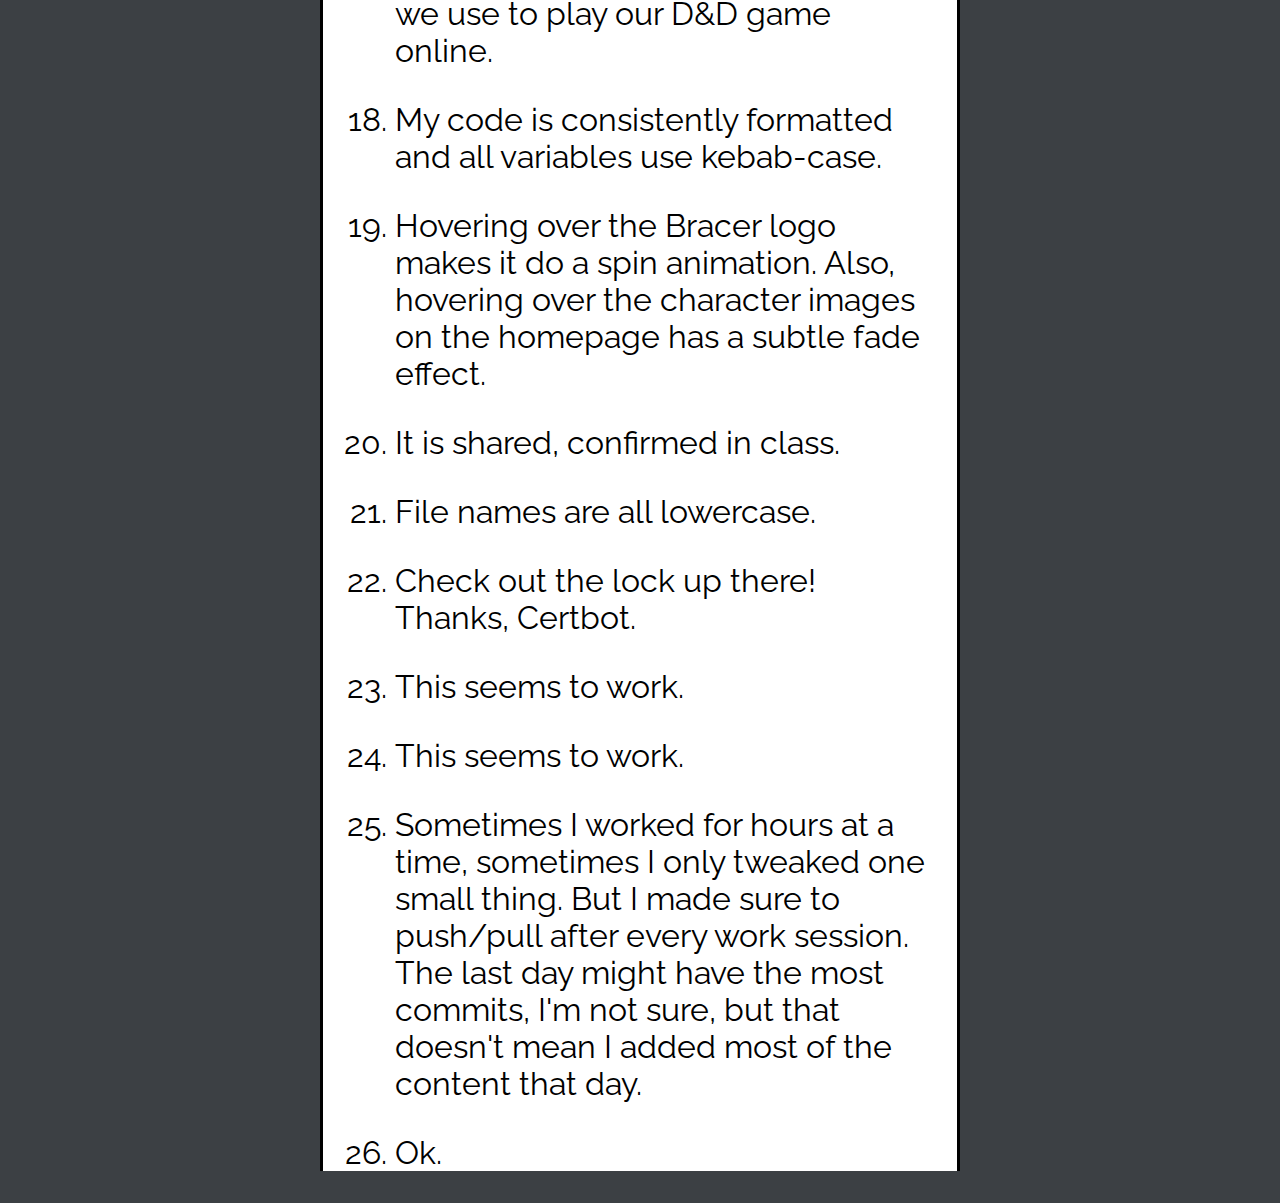
<file: report.html>
<!DOCTYPE html>
<html lang="en">
<head>
    <meta charset="UTF-8">
    <meta http-equiv="X-UA-Compatible" content="IE=edge">
    <meta name="viewport" content="width=device-width, initial-scale=1.0">
    <title>Project Report</title> 
    <link rel="stylesheet" href="css/main.css">
    <link rel="stylesheet" href="css/survey.css">
    <link rel="shortcut icon" type="image/png" href="images/rose.png"/>
</head>
<body>
    <main>
    <nav>
        <ul class = "menus">
            <li class = "menu">
                <div class="menu-heading"><a href="http://project1.twenty7.me/index.html">Home</a></div>
            </li>
            <li class = "menu">
                <div class="menu-heading">Characters</div>
                <ul class="menu-items">
                    <li class="menu-item"><a href="http://project1.twenty7.me/miya.html">Miya&emsp;&emsp;&nbsp;&nbsp;</a></li>
                    <li class="menu-item"><a href="http://project1.twenty7.me/doc.html">Doc</a></li>
                    <li class="menu-item"><a href="http://project1.twenty7.me/jared.html">Jared</a></li>
                    <li class="menu-item"><a href="http://project1.twenty7.me/dudo.html">Dudo</a></li>
                    <li class="menu-item"><a href="http://project1.twenty7.me/olek.html">Olek</a></li>
                    <li class="menu-item"><a href="http://project1.twenty7.me/crow.html">Crow</a></li>
                  </ul>
            </li>
            <li class = "menu">
                <div class="menu-heading"><a href="http://project1.twenty7.me/survey.html">Apply</a></div>
              </li>
        </ul>
    </nav>
    <h1>Project Report</h1>
    <img class="bracer" src="/images/bracer.png" alt = "Bracer Emblem">
    <ol id = "report-list">
        <li class = "report-item">
            I made my website for my Dungeons and Dragons group. We have been playing together for 
          about two years and frequently have friends join our campaign as guests or sometimes permanently. This website
          will help new players catch up with the lore and characters of our world. Plus it can serve as a reference for 
          existing players. 
        </li>
        <li class = "report-item">
            Some of the images here were created by my friends and I. Others are in the public domain.
            Almost all text was written by me, though some was borrowed from friends (such as the quotes).
        </li>
        <li class = "report-item">I have nine pages on the site if you count this one.</li>
        <li class = "report-item">There is a header on each page which features the title of our game and a picture of our headquarters.</li>
        <li class = "report-item">I have a nav-bar across each page.</li>
        <li class = "report-item">I use a media query to remove the side columns on small screens.</li>
        <li class = "report-item">The "main.css" sheet has style elements used by all pages. Most other files are also shared between at least two documents, aside from small tweaks 
            for individual character sheets.</li>
        <li class = "report-item">There are many images and each has a description.</li>
        <li class = "report-item">I use a red flower as this website's favicon. Each page declares it.</li>
        <li class = "report-item">I did not use and JS but there are folders for CSS and images.</li>
        <li class = "report-item">I did not use any external libraries.</li>
        <li class = "report-item">All green.</li>
        <li class = "report-item">Admittedly, my site has a good amount of center-alignmentment on the horizontal. I like the way the centered headers, images, and captions draw your eye along the page. 
            When I have long text-blocks, like character bios and stats, they are usually left-aligned. 
        </li>
        <li class = "report-item">Spacing is consistent and text stays away from surrounding borders. </li>
        <li class = "report-item">The header has a handwritten-style font while most other elements use Raleway.</li>
        <li class = "report-item">There is a form for people wanting to join us to fill out. It can be reached from the "Apply" nav-bar link. It doesn't do anything yet, but ideally 
            it would send the application to the members of the group and invite the newcomer to our online game.</li>
        <li class = "report-item">The form above links to the website we use to play our D&D game online. </li>
        <li class = "report-item">My code is consistently formatted and all variables use kebab-case.</li>
        <li class = "report-item">Hovering over the Bracer logo makes it do a spin animation. Also, hovering over the character images on the homepage has a subtle fade effect.</li>
        <li class = "report-item">It is shared, confirmed in class.</li>
        <li class = "report-item">File names are all lowercase.</li>
        <li class = "report-item">Check out the lock up there! Thanks, Certbot.</li>
        <li class = "report-item">This seems to work.</li>
        <li class = "report-item">This seems to work.</li>
        <li class = "report-item">Sometimes I worked for hours at a time, sometimes I only tweaked one small thing. But I made sure to push/pull after every work session. The last day might 
            have the most commits, I'm not sure, but that doesn't mean I added most of the content that day.</li>
        <li class = "report-item">Ok.</li>
    </ol>
    </main>
</body>
</html>
</file>
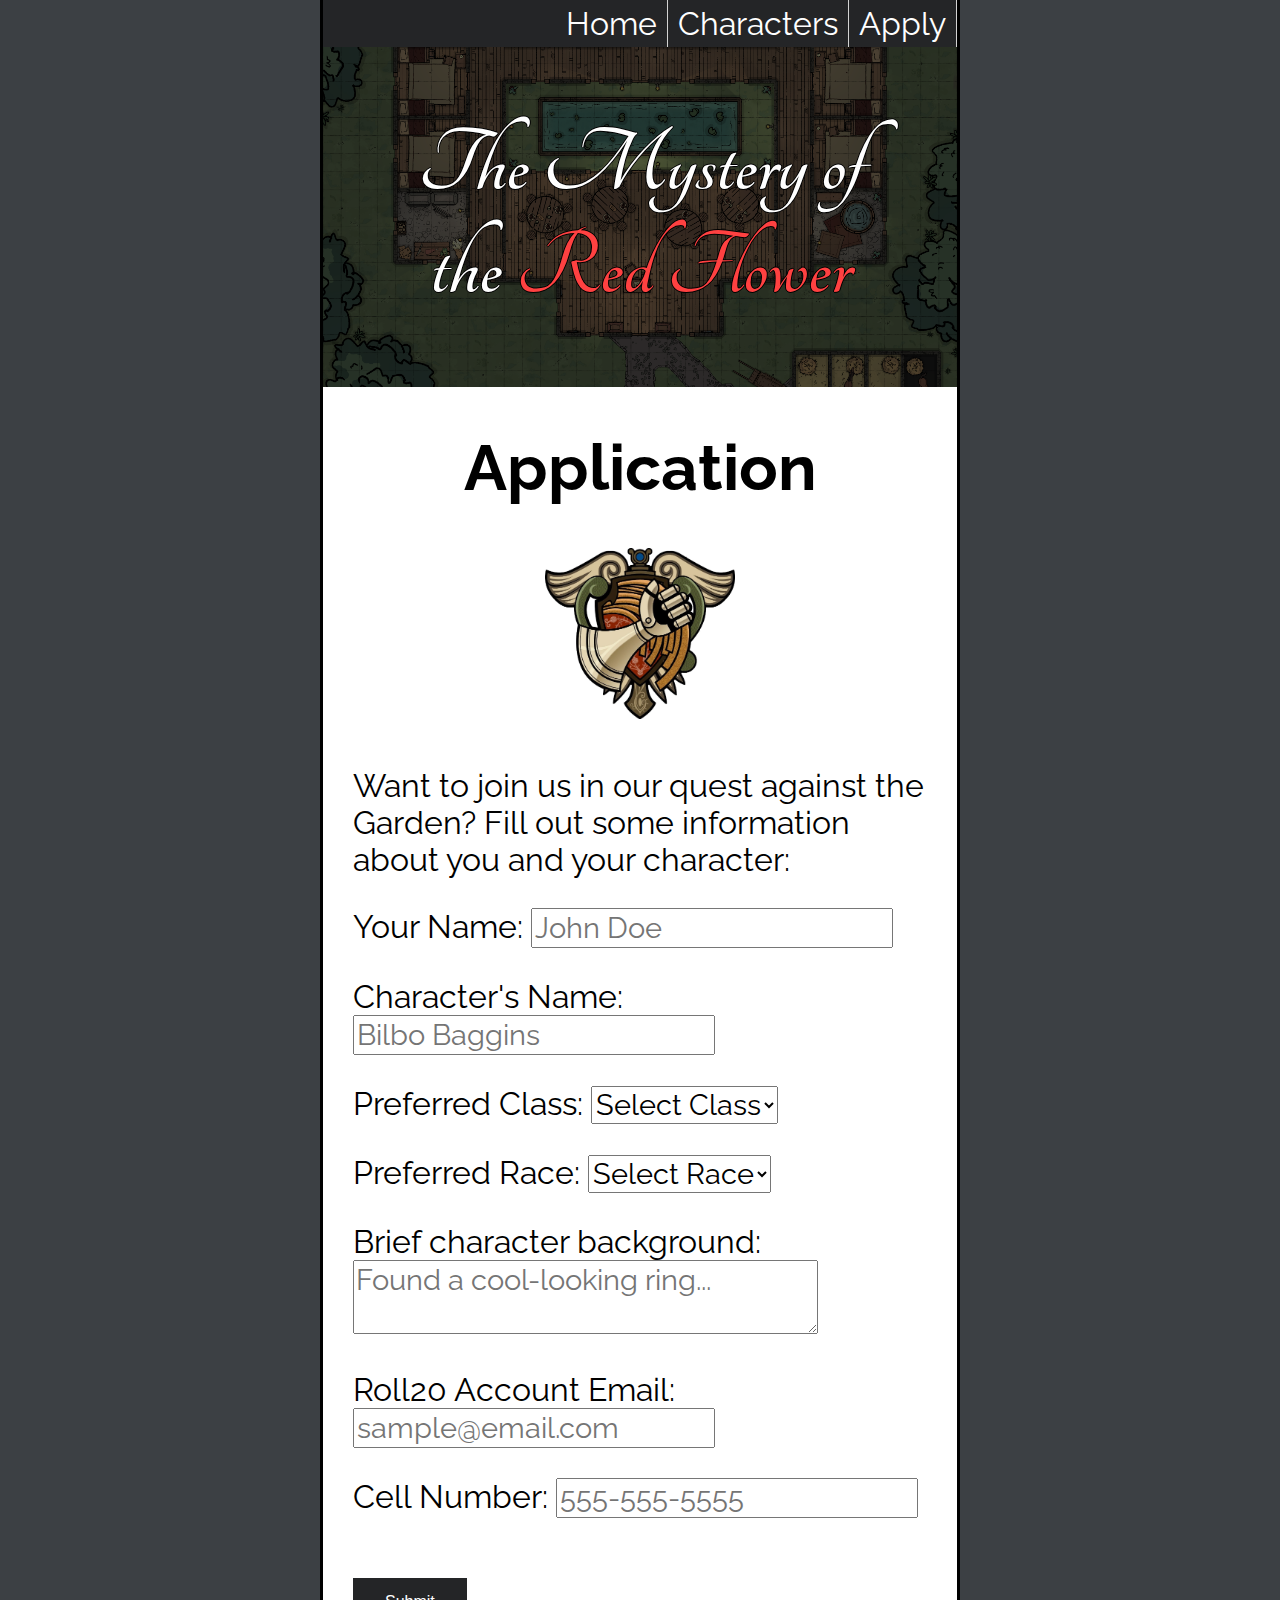
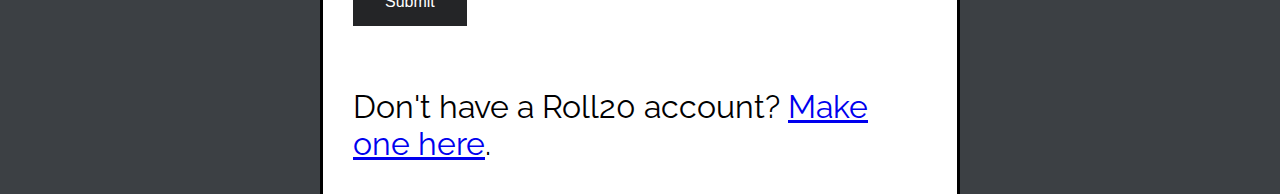
<file: survey.html>
<!DOCTYPE html>
<html lang="en">
<head>
    <meta charset="UTF-8">
    <meta http-equiv="X-UA-Compatible" content="IE=edge">
    <meta name="viewport" content="width=device-width, initial-scale=1.0">
    <title>Project 1 Home</title>
    <link rel="stylesheet" href="css/main.css">
    <link rel="stylesheet" href="css/survey.css">
    <link rel="shortcut icon" type="image/png" href="images/rose.png"/>
</head>
<body>
    <main>
    <nav>
        <ul class = "menus">
            <li class = "menu">
              <div class="menu-heading"><a href="http://project1.twenty7.me/index.html">Home</a></div>
            </li>
            <li class = "menu">
                <div class="menu-heading">Characters</div>
                <ul class="menu-items">
                    <li class="menu-item"><a href="http://project1.twenty7.me/miya.html">Miya&emsp;&emsp;&nbsp;&nbsp;</a></li>
                    <li class="menu-item"><a href="http://project1.twenty7.me/doc.html">Doc</a></li>
                    <li class="menu-item"><a href="http://project1.twenty7.me/jared.html">Jared</a></li>
                    <li class="menu-item"><a href="http://project1.twenty7.me/dudo.html">Dudo</a></li>
                    <li class="menu-item"><a href="http://project1.twenty7.me/olek.html">Olek</a></li>
                    <li class="menu-item"><a href="http://project1.twenty7.me/crow.html">Crow</a></li>
                  </ul>
            </li>
            <li class = "menu">
              <div class="menu-heading"><a href="http://project1.twenty7.me/survey.html">Apply</a></div>
            </li>
        </ul>
    </nav>
    <h1 class="header">The Mystery of the <span id="red">Red Flower</span></h1>
    <h1>Application</h1>
    <img class="bracer" src="/images/bracer.png" alt = "Bracer Emblem">
    <p>
        Want to join us in our quest against the Garden? Fill out some information about you and your character:
    </p>

    <div class = "text-input"><label>Your Name: <input type="text" placeholder="John Doe"></label></div>
    <div class = "text-input"><label>Character's Name: <input type="text" placeholder="Bilbo Baggins"></label></div>
    <div class = "selector">
      Preferred Class:
      <select>
        <option>Select Class</option>
        <option>Barbarian</option>
        <option>Bard</option>
        <option>Cleric</option>
        <option>Druid</option>
        <option>Fighter</option>
        <option>Monk</option>
        <option>Paladin</option>
        <option>Ranger</option>
        <option>Rogue</option>
        <option>Sorcerer</option>
        <option>Warlock</option>
        <option>Wizard</option>
        <option>Other</option>
      </select>
    </div>
    <div class = "selector">
      Preferred Race:
      <select>
        <option>Select Race</option>
        <option>Dragonborn</option>
        <option>Dwarf</option>
        <option>Elf</option>
        <option>Gnome</option>
        <option>Half-Elf</option>
        <option>Halfling</option>
        <option>Half-Orc</option>
        <option>Human</option>
        <option>Tiefling</option>
        <option>Other</option>
      </select>
    </div>
    <div class = "text-input"><label for="background">Brief character background:</label>
    <textarea id="background" placeholder="Found a cool-looking ring..."></textarea></div>
    <div class = "text-input">Roll20 Account Email: <input type="email" placeholder="sample@email.com"></div>
    <div class = "text-input">Cell Number: <input type="tel" placeholder="555-555-5555"></div>
    <button type="button">Submit</button>
    <p id="link">Don't have a Roll20 account? <a href="https://app.roll20.net/account/create/" target="_blank">Make one here</a>.</p>

    </main>
</body>
</html>
</file>
<file: css/main.css>
@import url('https://fonts.googleapis.com/css2?family=Raleway&family=Tangerine:wght@700&display=swap');

body {
  font-family: 'Raleway', sans-serif;
  font-size: 2em;
  margin: 0;
  background-color: #3c4044;
}

main {
  width: 50%;
  min-height: 100vh;
  margin: 0 auto;
  box-sizing: border-box;
  border-color: black;
  border-width: 3px;
  border-style: solid;
  border-top-style: none;
  border-bottom-style: none;
  background-color: white;
}

.header{
  font-size: 3em;
  font-family: 'Tangerine', cursive;
  font-weight: 550;
  padding: 0.7em;
  background: url("/images/hq.png");
  background-position: center;
  background-size: 100%;
  color: white;
  text-shadow: -1px 0 black, 0 1px black, 1px 0 black, 0 -1px black;
  margin: 0;
}

#red {
  color: #ff4141;
}

.bracer:hover {
  opacity: 1;
}

.bracer{
  display: flex;
  justify-content: center;
  align-items: center;
  width: 50%;
  margin:0 auto;
  transition: transform .7s ease-in-out;
}

.bracer:hover{
  transform: rotate(360deg);
}

/* Nav Bar*/
nav {
  background-color: #242527;
  color: white;
  font-size: 1em;
}

.menus {
  display: flex;
  flex-direction: row;
  justify-content: flex-end;
}

.menus, .menu-items {
  margin: 0;
  padding: 0;
  list-style-type: none;
}

.menu-heading, .menu-item > a {
  padding: 5px 10px;
}

.menu-heading {
  border-right: 1px solid lightgray;
}

.menu-item {
  border-top: 1px solid lightgray;
  font-size: 1em;
}

.menu {
  position: relative;
}

.menu-items {
  display: none;
  position: absolute;
  top: 100%;
  background-color: #242527;
}

.menu:hover > .menu-items {
  display: block;
}

.menu-item:hover, .menu:hover > .menu-heading {
  background-color: rgb(80, 80, 80);
}

.menu-item > a {
  text-decoration: none;
  color: white;
  display: block;
}

.menu-heading > a {
  text-decoration: none;
  color: white;
  display: block;
}

@media (max-width: 800px) {
  main {
    width: 100%;
    font-size: 0.6em;
  }
  nav {
    font-size: 1.5em;
  }
  .menu-item {
    font-size: 1em;
  }
}
</file>
<file: css/homepage.css>
h1,h2,p {
  text-align: center;
}

#caption{
  text-align: center;
  font-size: 0.9em;
  margin: 1em;
  margin-bottom: 3em;
  font-weight: bold;
}

p{
  font-size: 1em;
  margin: 10vh;
}

.keyword {
  font-weight: bold;
}

.gallery{
  text-align: center;
  padding: 2vh;
}

img{
  transition: .3s ease;
}

img:hover {
  opacity: 0.5;
}
</file>
<file: css/character-page.css>
h1{
  font-size: 2.5em;
  font-family: 'Raleway', sans-serif;
  font-weight: bold;
  text-align: center;
}

img {
  display: flex;
  justify-content: center;
  align-items: center;
  width: 70%;
  margin:0 auto;
}

p{
  margin: 5vh;
}

.tagline{
  font-style: italic;
  margin: 1em;
  margin-bottom: 0px;
}

hr{
  margin: 1.2em;
  margin-top: 0px;
  border-color: black;
}

.bio {
  font-size: 0.8em;
}

.quote{
  font-style: italic;
  text-align: center;
  color:lightslategrey;
  margin-bottom: 0;
  margin-top: 2em;
  transform: translateY(-0.5em);
}

.info{
  display:flex;
  font-size: 0.7em;
  background-color: rgb(234, 255, 228);
  align-items: center;
  justify-content: space-between;
}

.statlist {
  display: flex;
  flex-direction: column;
  list-style-type: none;
  width: 75%;
}

.statlist-item {
  display: flex;
  flex-direction: row;
  border-bottom:1px solid black;
  padding: 0.5em;
  justify-content: space-between;
  font-size: 1.2em;
}

.statvalhigh {
  color:green;
}

.statvallow {
  color: red;
}

@media (max-width: 800px) {
  main {
    font-size: 0.7em;
  }
  .bio{
    font-size: 0.9em;
  }
  nav {
    font-size: 1.2em;
  }
  p {
    margin: 2vh;
  }
}
</file>
<file: css/crow.css>
body{
  background-color: rgb(255, 195, 195);
}
.info{
  font-size: 0.63em;
}
</file>
<file: css/doc.css>
body {
  background-color: rgb(218, 248, 255);
}
</file>
<file: css/dudo.css>
body{
  background-color: rgb(215, 255, 225);
}
img{
  width: 50%;
}
</file>
<file: css/jared.css>
body {
  background-color: rgb(222, 215, 255);}
img{
  width: 50%;
  padding: 1em;
}
</file>
<file: css/miya.css>
body {
  background-color: rgb(158, 170, 194);
}
.info{
  font-size: 0.8em;
}
</file>
<file: css/olek.css>
body {
  background-color: rgb(255, 238, 215);
}
</file>
<file: css/survey.css>
h1 {
  text-align: center;
}

.bracer{
  width: 30%;
  margin-bottom: 1.5em;
}

p, .text-input, .selector{
  margin: 30px;
}

#link {
  margin-bottom: 0px;
  margin-top: 2em;
  transform: translateY(-1em);
}

button {
  background-color: #242527;
  border: none;
  color: white;
  padding: 15px 32px;
  text-align: center;
  text-decoration: none;
  display: inline-block;
  font-size: 16px;
  margin: 30px;
}

textarea{
  width: 80%;
}

input[type="text"], input[type="tel"], input[type="email"], textarea, select, option {
  font-size: 0.9em;
  font-family: 'Raleway', sans-serif; 
}

#report-list {
  margin: 1em;
}

.report-item{
  margin: 1em 0;
}
</file>
